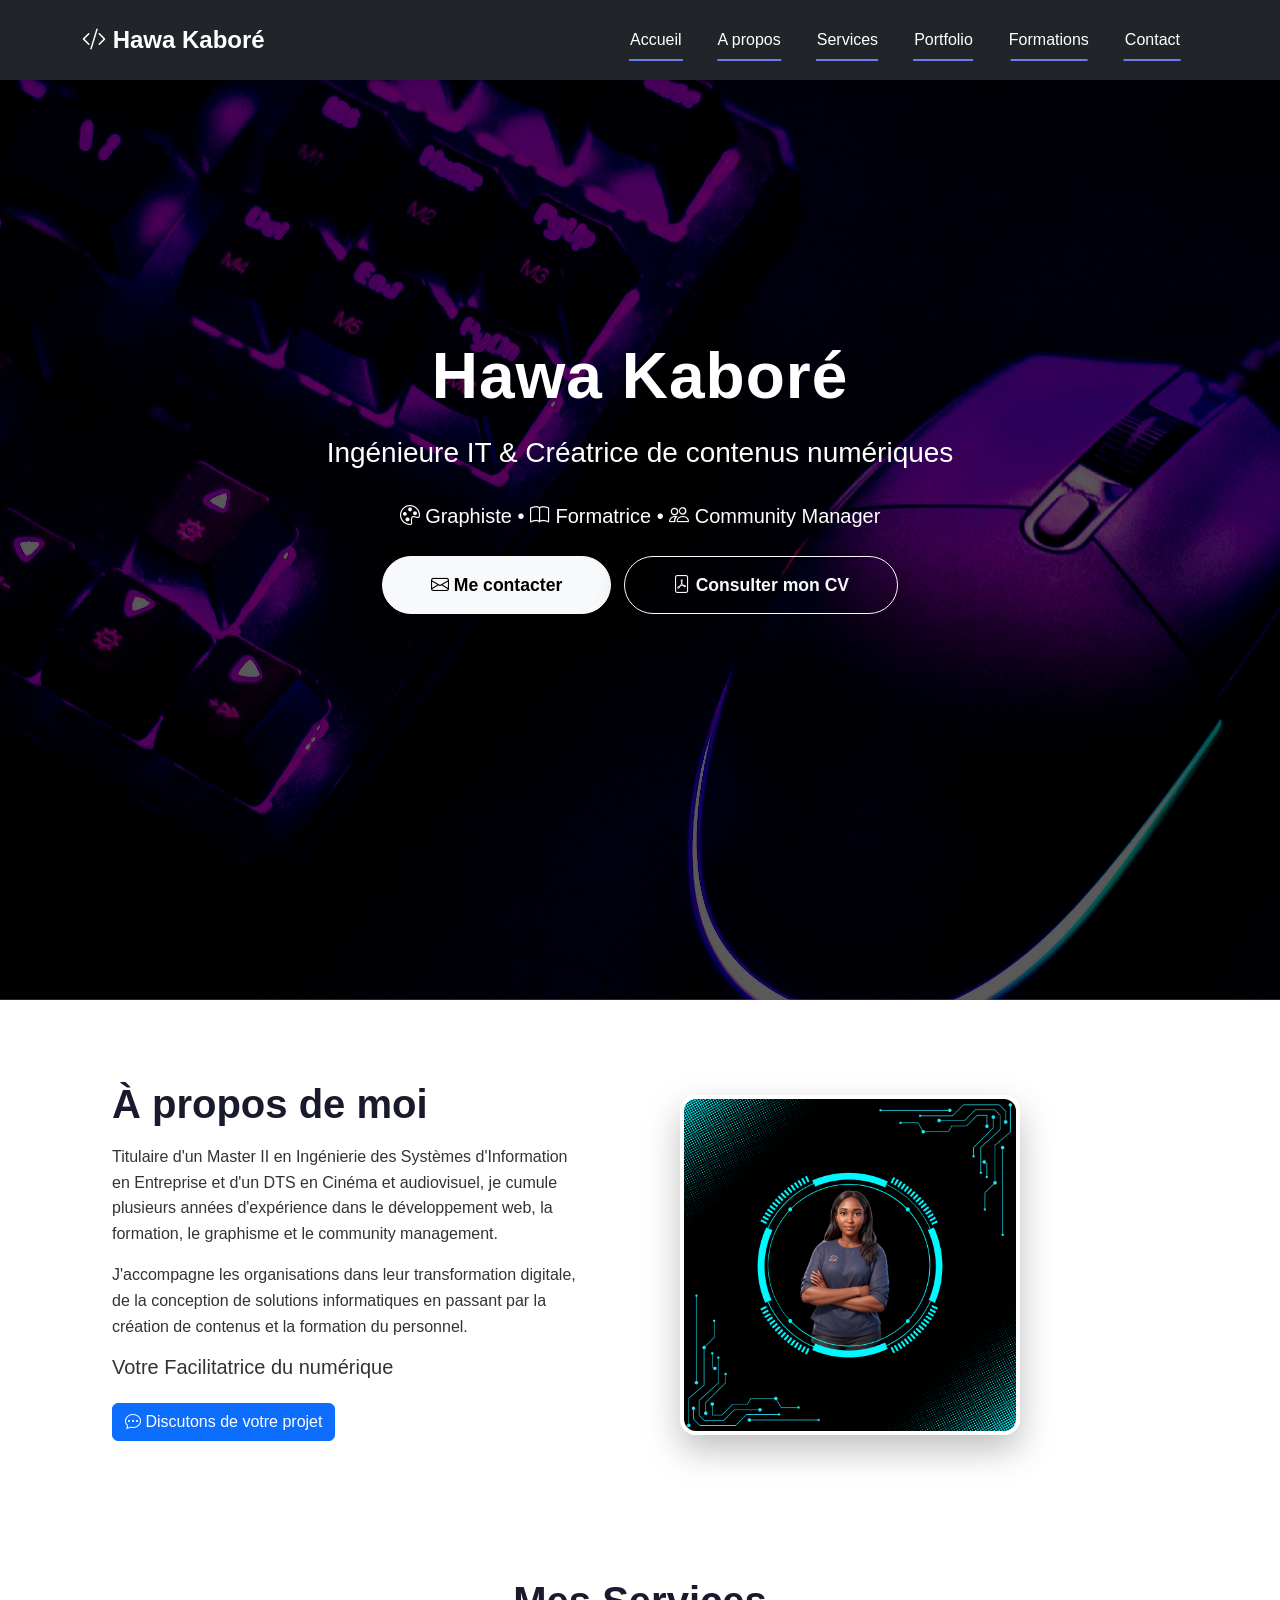
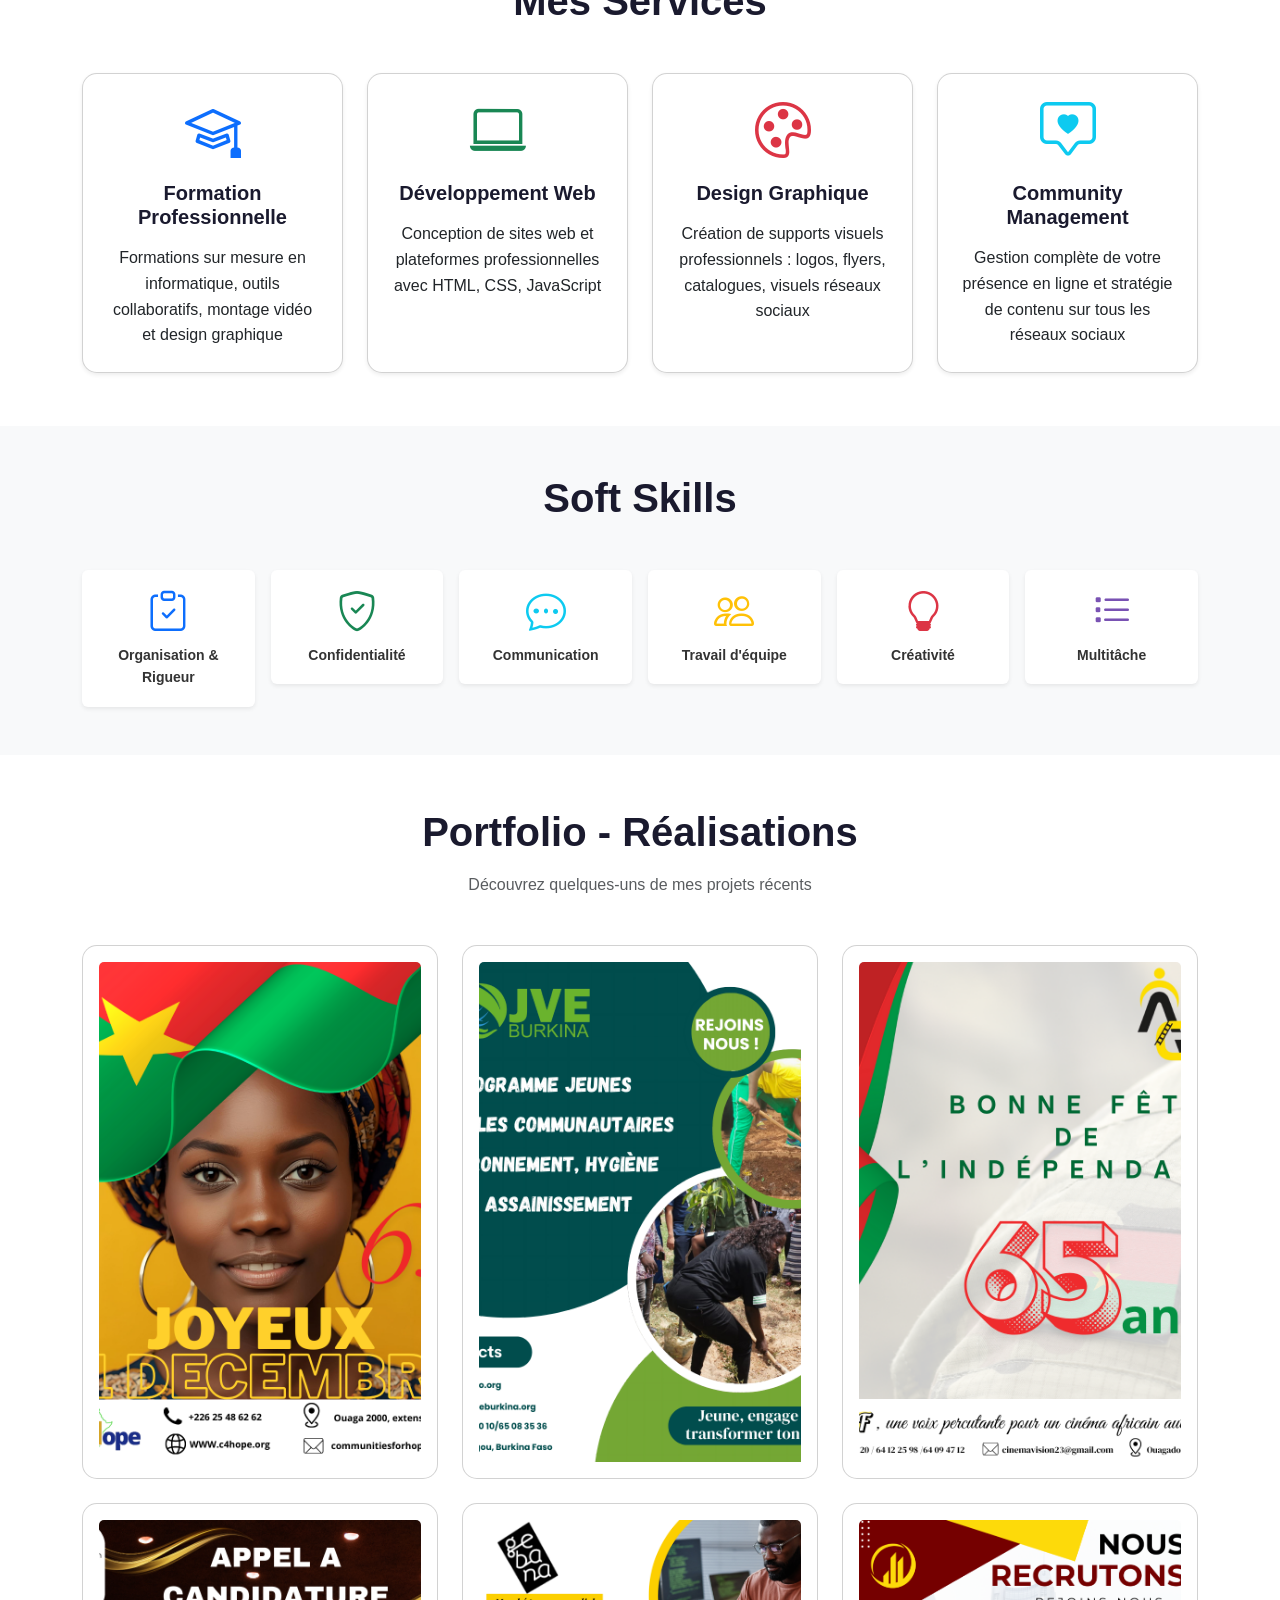
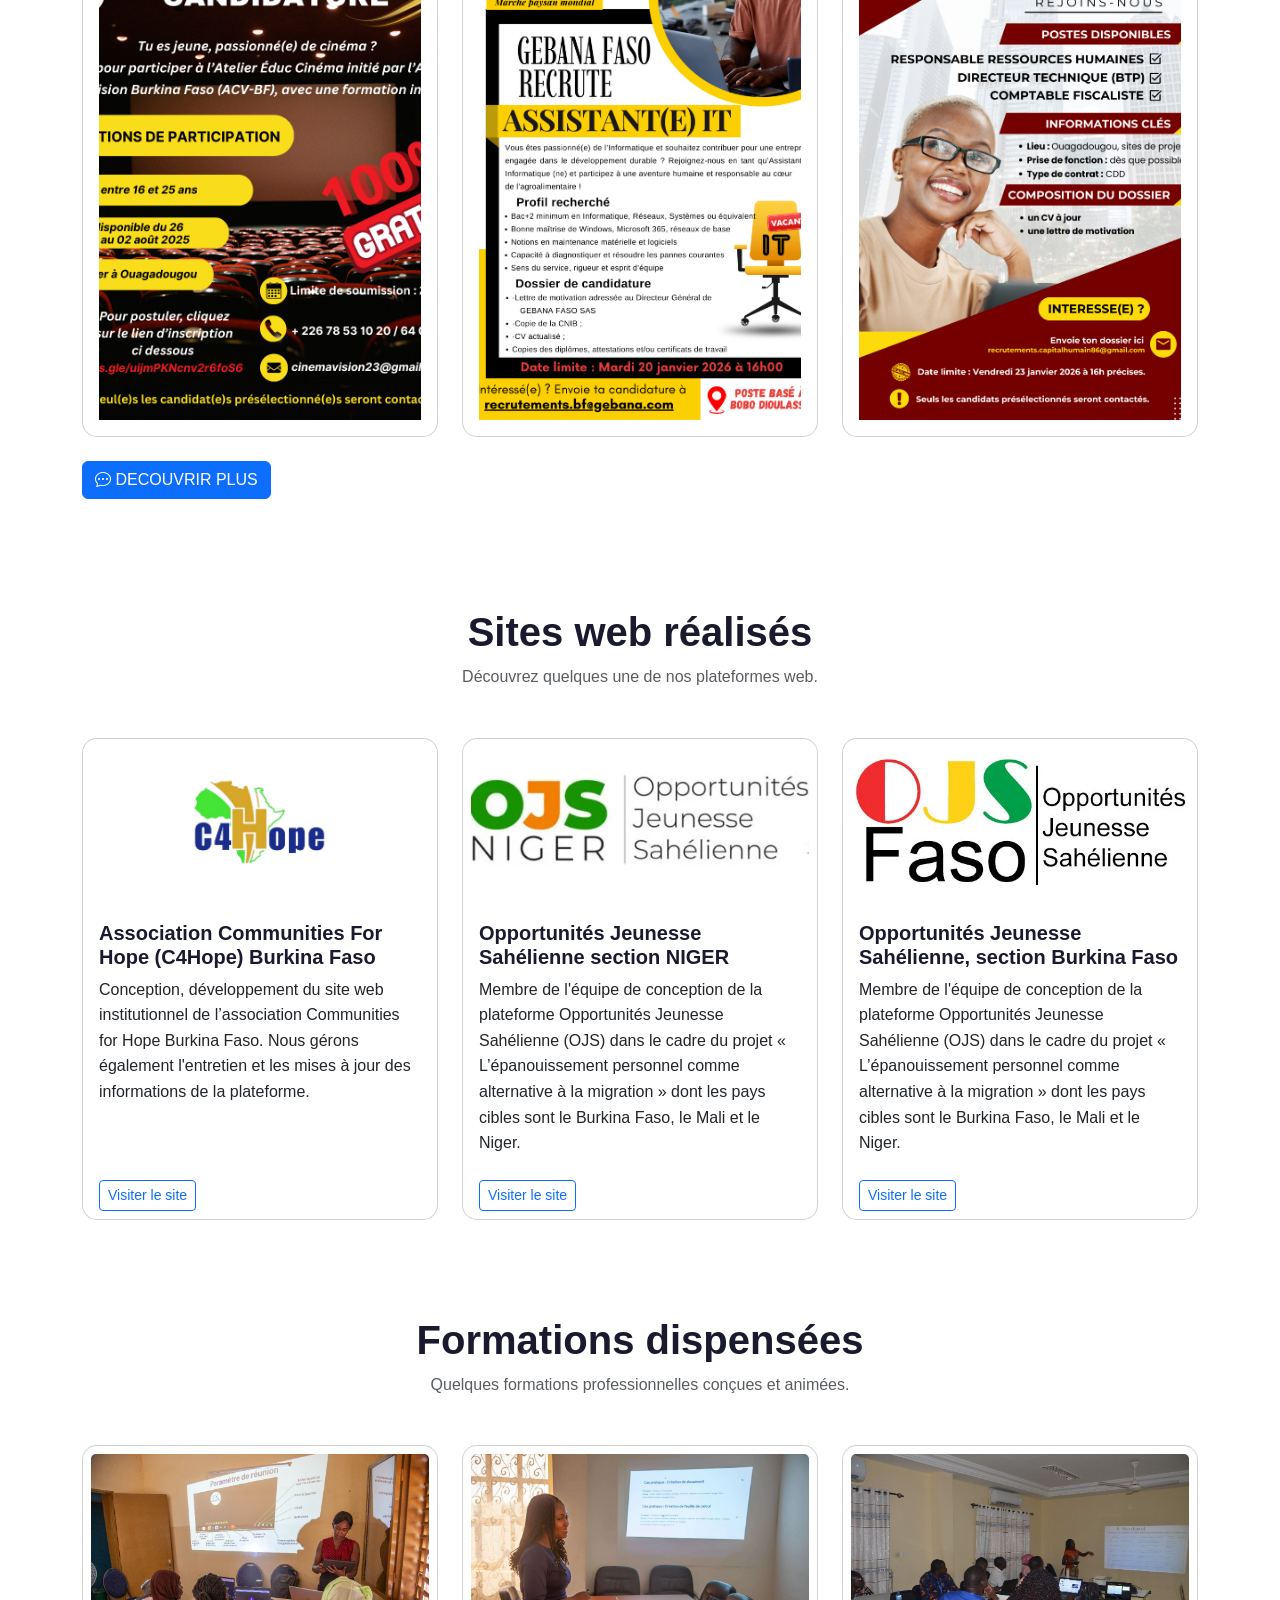
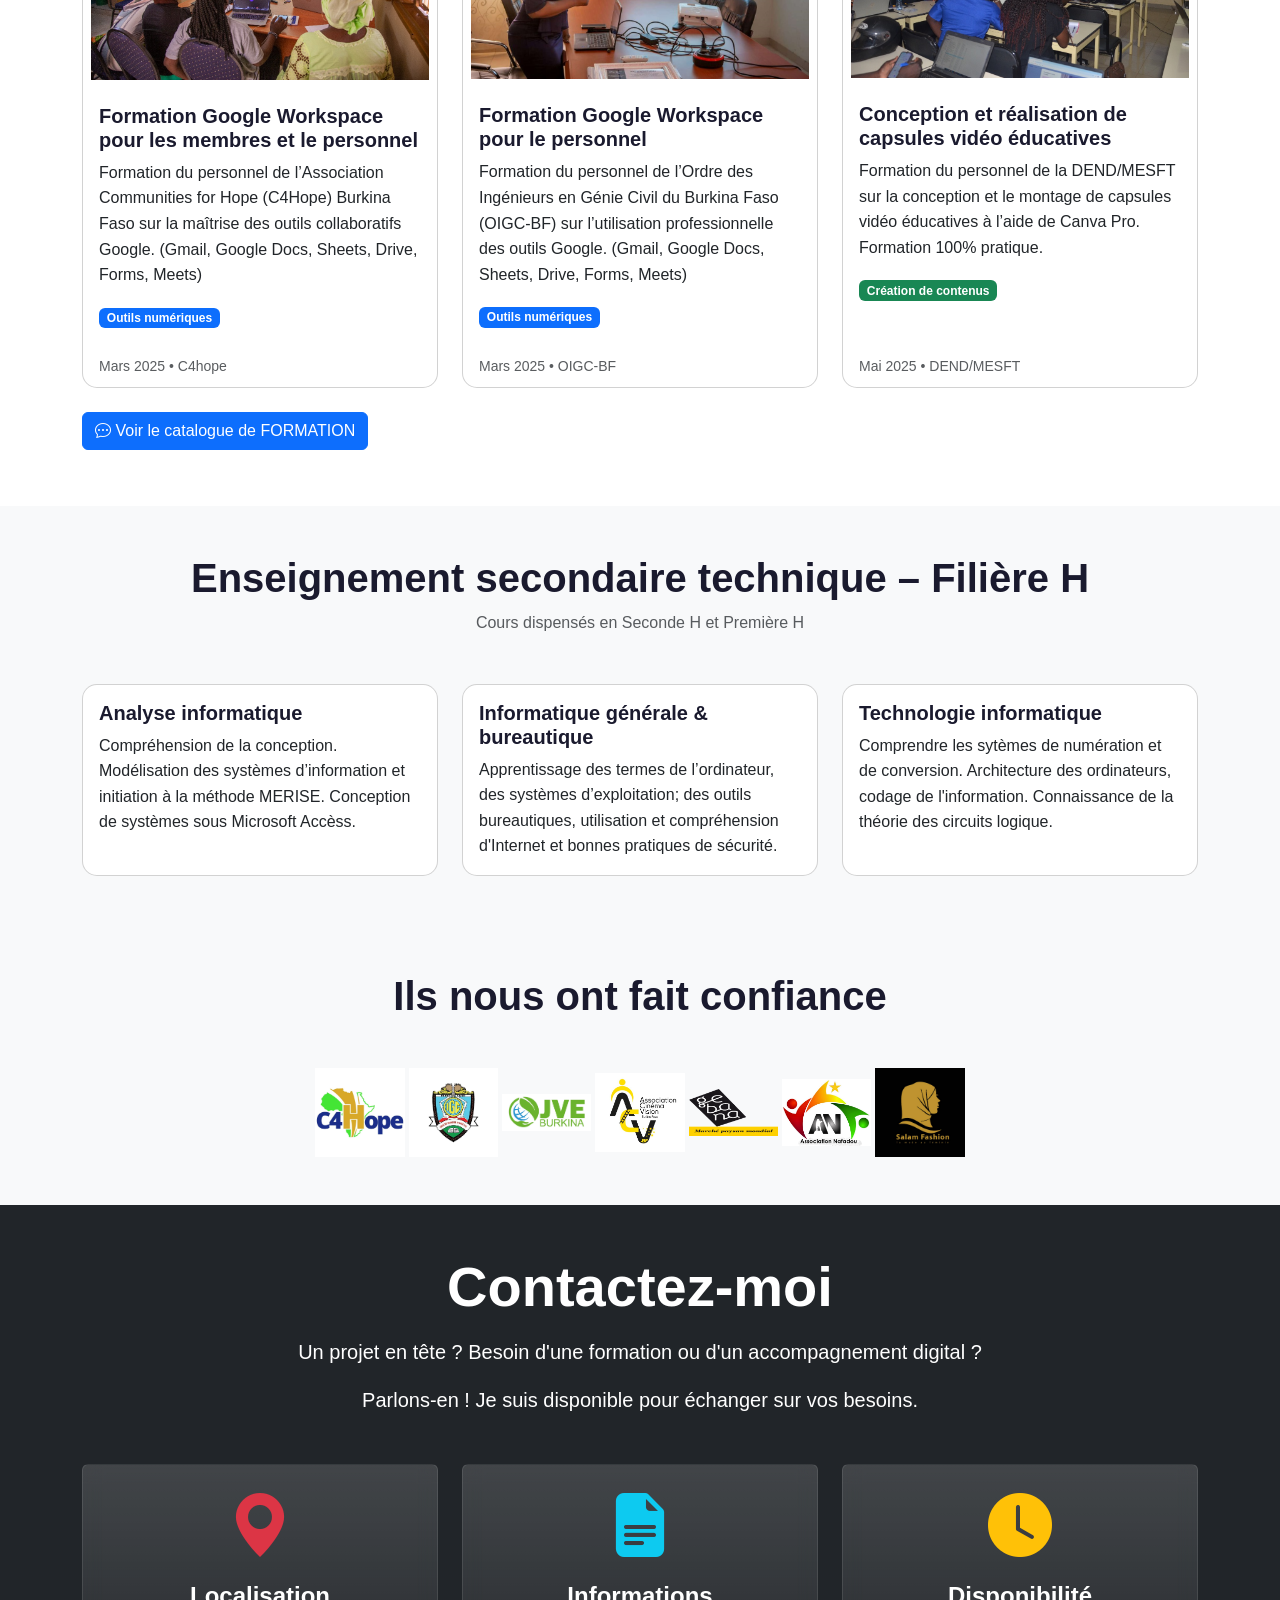
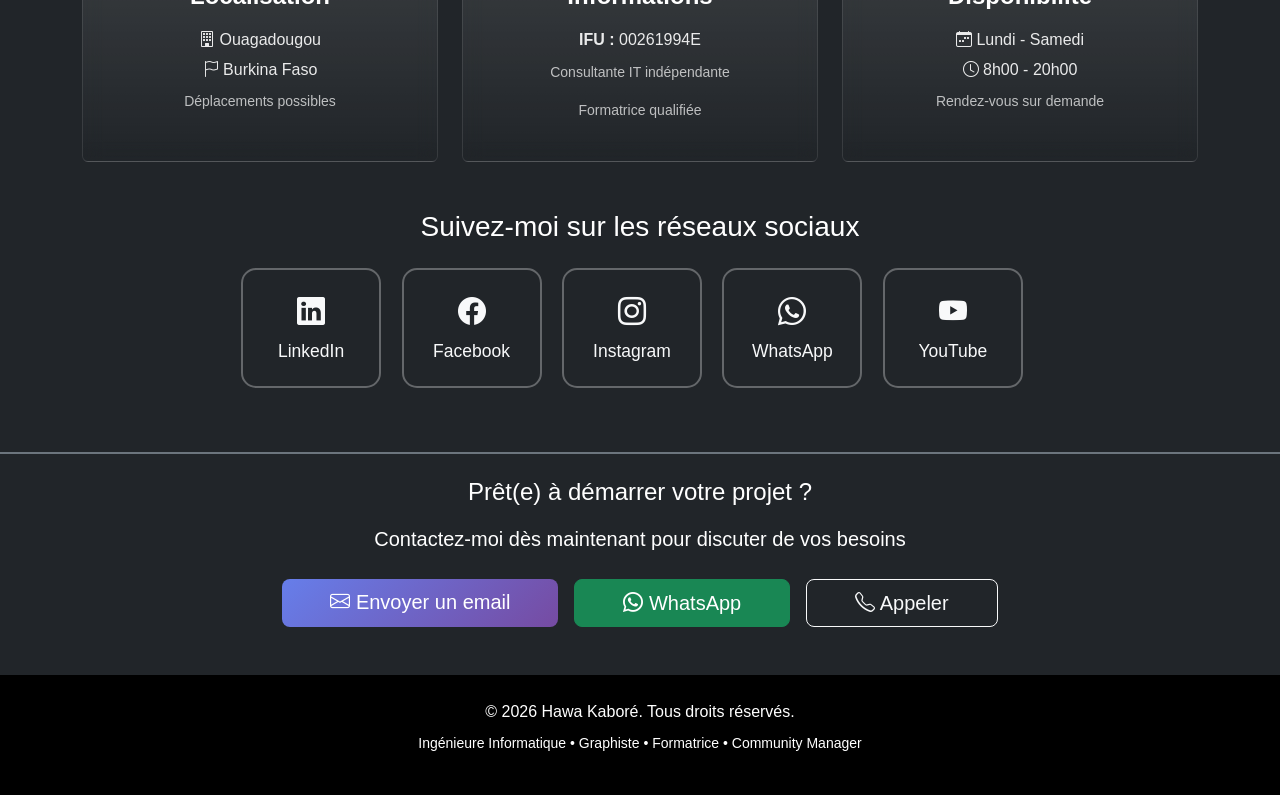
<file: index.html>
<!DOCTYPE html>
<html lang="fr"> 
<head>
    <meta charset="UTF-8">
    <meta name="viewport" content="width=device-width, initial-scale=1">
    <meta name="description" content="Hawa Traoré / Kaboré - Ingénieure de Conception Informatique, Graphiste et Formatrice spécialisée en design, formation professionnelle et community management">
    <meta name="keywords" content="ingénieur informatique, graphiste, formatrice, community management, design, Burkina Faso">
    <meta name="author" content="Hawa Kaboré">
    
    <title>Hawa Kaboré | Ingénieure Informatique & Formatrice</title>
    
    <!-- Bootstrap CSS -->
    <link href="https://cdn.jsdelivr.net/npm/bootstrap@5.3.2/dist/css/bootstrap.min.css" rel="stylesheet">
    <!-- Bootstrap Icons -->
    <link rel="stylesheet" href="https://cdn.jsdelivr.net/npm/bootstrap-icons@1.11.1/font/bootstrap-icons.css">
    <!-- CSS personnalisé -->
    <link rel="stylesheet" href="css/style.css">
    <!-- favicon -->
    <link rel="icon" type="image/png" sizes="32x32" href="favicon.png">
    <link rel="icon" type="image/png" sizes="16x16" href="favicon.png">


</head>
<body>

    <!-- NAVABAR SECTION -->
    <nav class="navbar navbar-expand-lg navbar-dark bg-dark fixed-top">
    <div class="container">
        <a class="navbar-brand fw-bold" href="#">
            <i class="bi bi-code-slash"></i> Hawa Kaboré
        </a>
        <button class="navbar-toggler" type="button" data-bs-toggle="collapse" data-bs-target="#menu" aria-controls="menu" aria-expanded="false" aria-label="Toggle navigation">
            <span class="navbar-toggler-icon"></span>
        </button>
        <div class="collapse navbar-collapse" id="menu">
            <ul class="navbar-nav ms-auto align-items-center"> <li class="nav-item"><a class="nav-link" href="index.html">Accueil</a></li>
                <li class="nav-item"><a class="nav-link" href="index.html#about">A propos</a></li>
                <li class="nav-item"><a class="nav-link" href="#services">Services</a></li>
                <li class="nav-item"><a class="nav-link" href="portfolio.html">Portfolio</a></li>
                <li class="nav-item"><a class="nav-link" href="formations.html">Formations</a></li>
                <li class="nav-item"><a class="nav-link" href="#contact">Contact</a></li>
                <!-- <li class="nav-item"><a class="nav-link" href="partenariat.html">Partenariat</a></li> -->
                <!-- <li class="nav-item ms-lg-3">
                    <a class="btn btn-outline-warning btn-sm" href="https://bcmkjgtq.mychariow.shop" target="_blank">
                        <i class="bi bi-cart3 me-1"></i> Boutique
                    </a>
                </li> -->
            </ul>
        </div>
    </div>
    </nav>

    <!-- HERO SECTION -->
    <header class="hero text-white text-center d-flex align-items-center">
        <div class="container">
            <div class="hero-content">
                <h1 class="display-3 fw-bold mb-3 animate-fade-in">Hawa Kaboré</h1>
                <p class="lead fs-3 mb-4 animate-fade-in-delay">Ingénieure IT & Créatrice de contenus numériques </p>
                <p class="fs-5 mb-4 animate-fade-in-delay-2">
                    <i class="bi bi-palette"></i> Graphiste • 
                    <i class="bi bi-book"></i> Formatrice • 
                    <i class="bi bi-people"></i> Community Manager
                </p>
                <div class="animate-fade-in-delay-3">
                    <a href="#contact" class="btn btn-light btn-lg px-5 me-2 mb-2">
                        <i class="bi bi-envelope"></i> Me contacter
                    </a>
                    <a href="https://drive.google.com/file/d/1104AQkOJxVTgagvQtxnbUXI9YDvGaYpn/view?usp=sharing" class="btn btn-outline-light btn-lg px-5 mb-2" target="_blank" >
                        <i class="bi bi-file-pdf"></i> Consulter mon CV
                    </a>
                </div>
            </div>
        </div>
    </header>


    <!-- À PROPOS -->
    
    <section id="about" class="container py-5">
    <div class="row align-items-center gy-4">
        
        <div class="col-lg-6">
            <h2 class="mb-3">À propos de moi</h2>
            
            <p class="about-text">
                Titulaire d'un Master II en Ingénierie des Systèmes d'Information en Entreprise et d'un DTS en Cinéma et audiovisuel, 
                je cumule plusieurs années d'expérience dans le développement web, 
                la formation, le graphisme et le community management.
            </p>
            
            <p class="about-text">
                J'accompagne les organisations dans leur transformation digitale, 
                de la conception de solutions informatiques en passant par la création de contenus 
                et la formation du personnel.
            </p>
            
            <h5 class="about-role">Votre Facilitatrice du numérique</h5>
            
            <div class="mt-4">
                <a href="#contact" class="btn btn-primary me-2 mb-2">
                    <i class="bi bi-chat-dots"></i> Discutons de votre projet
                </a>
            </div>
        </div>
        
        <div class="col-lg-6 text-center">
            <img 
                src="assets/img/profil.png"
                alt="Photo de profil – Hawa Kaboré"
                class="profile-photo"
            >
        </div>
        
    </div>
    </section>

    <!-- SERVICES -->
    <section id="services" class="py-5">
        <div class="container">
            <h2 class="text-center mb-5">Mes Services</h2>
            <div class="row g-4">
                <div class="col-md-6 col-lg-3">
                    <div class="service-card card h-100 text-center p-4 border-1 shadow-sm">
                        <div class="card-icon mb-3">
                            <i class="bi bi-mortarboard display-4 text-primary"></i>
                        </div>
                        <h5 class="card-title mb-3">Formation Professionnelle</h5>
                        <p class="card-text">
                            Formations sur mesure en informatique, outils collaboratifs, montage vidéo et design graphique
                        </p>
                    </div>
                </div>
                <div class="col-md-6 col-lg-3">
                    <div class="service-card card h-100 text-center p-4 border-1 shadow-sm">
                        <div class="card-icon mb-3">
                            <i class="bi bi-laptop display-4 text-success"></i>
                        </div>
                        <h5 class="card-title mb-3">Développement Web</h5>
                        <p class="card-text">
                            Conception de sites web et plateformes professionnelles avec HTML, CSS, JavaScript
                        </p>
                    </div>
                </div>
                <div class="col-md-6 col-lg-3">
                    <div class="service-card card h-100 text-center p-4 border-1 shadow-sm">
                        <div class="card-icon mb-3">
                            <i class="bi bi-palette display-4 text-danger"></i>
                        </div>
                        <h5 class="card-title mb-3">Design Graphique</h5>
                        <p class="card-text">
                            Création de supports visuels professionnels : logos, flyers, catalogues, visuels réseaux sociaux
                        </p>
                    </div>
                </div>
                <div class="col-md-6 col-lg-3">
                    <div class="service-card card h-100 text-center p-4 border-1 shadow-sm">
                        <div class="card-icon mb-3">
                            <i class="bi bi-chat-square-heart display-4 text-info"></i>
                        </div>
                        <h5 class="card-title mb-3">Community Management</h5>
                        <p class="card-text">
                            Gestion complète de votre présence en ligne et stratégie de contenu sur tous les réseaux sociaux
                        </p>
                    </div>
                </div>
            </div>
        </div>
    </section>

    <!-- SKILLS -->
    <section id="skills" class="bg-light py-5">
        <div class="container">
            <h2 class="text-center mb-5">Soft Skills</h2>
            <div class="row g-3">
                <div class="col-6 col-md-4 col-lg-2">
                    <div class="soft-skill-badge text-center p-3 bg-white rounded shadow-sm">
                        <i class="bi bi-clipboard-check display-6 text-primary"></i>
                        <p class="mt-2 mb-0 small fw-semibold">Organisation & Rigueur</p>
                    </div>
                </div>
                <div class="col-6 col-md-4 col-lg-2">
                    <div class="soft-skill-badge text-center p-3 bg-white rounded shadow-sm">
                        <i class="bi bi-shield-check display-6 text-success"></i>
                        <p class="mt-2 mb-0 small fw-semibold">Confidentialité</p>
                    </div>
                </div>
                <div class="col-6 col-md-4 col-lg-2">
                    <div class="soft-skill-badge text-center p-3 bg-white rounded shadow-sm">
                        <i class="bi bi-chat-dots display-6 text-info"></i>
                        <p class="mt-2 mb-0 small fw-semibold">Communication</p>
                    </div>
                </div>
                <div class="col-6 col-md-4 col-lg-2">
                    <div class="soft-skill-badge text-center p-3 bg-white rounded shadow-sm">
                        <i class="bi bi-people display-6 text-warning"></i>
                        <p class="mt-2 mb-0 small fw-semibold">Travail d'équipe</p>
                    </div>
                </div>
                <div class="col-6 col-md-4 col-lg-2">
                    <div class="soft-skill-badge text-center p-3 bg-white rounded shadow-sm">
                        <i class="bi bi-lightbulb display-6 text-danger"></i>
                        <p class="mt-2 mb-0 small fw-semibold">Créativité</p>
                    </div>
                </div>
                <div class="col-6 col-md-4 col-lg-2">
                    <div class="soft-skill-badge text-center p-3 bg-white rounded shadow-sm">
                        <i class="bi bi-list-task display-6" style="color: #7952b3;"></i>
                        <p class="mt-2 mb-0 small fw-semibold">Multitâche</p>
                    </div>
                </div>
            </div>
        </div>
    </section>
    

    <!-- PORTFOLIO -->
    <section id="portfolio" class="py-5">
        <div class="container">
            <h2 class="text-center mb-3">Portfolio - Réalisations</h2>
            <p class="text-center text-muted mb-5">Découvrez quelques-uns de mes projets récents</p>
            <div class="row g-4">
                
                <!-- Projet 1 -->
                <div class="col-md-6 col-lg-4">
                    <div class="card portfolio-card h-100 ">
                        <div class="card-body p-3">
                            <img src="assets/img/11decembre2025.png" class="card-img-top"  img-fluid alt="">
                        </div>
                    </div>
                </div>
    
                <!-- Projet 2 -->
                <div class="col-md-6 col-lg-4">
                    <div class="card portfolio-card h-100">
                        <div class="card-body p-3">
                            <img src="assets/img/programmejve .png" class="card-img-top"  img-fluid alt="">
                        </div>
                    </div>
                </div>
    
                <!-- Projet 3 -->
                <div class="col-md-6 col-lg-4">
                    <div class="card portfolio-card h-100">
                        <div class="card-body p-3">
                            <img src="assets/img/Indépéndance.png" class="card-img-top" alt="">
                        </div>
                    </div>
                </div>
                <!-- Projet 4 -->
                <div class="col-md-6 col-lg-4">
                    <div class="card portfolio-card h-100 ">
                        <div class="card-body p-3">
                            <img src="assets/img/educcinema.png" class="card-img-top" alt="">
                        </div>
                    </div>
                </div>
    
                <!-- Projet 5 -->
                <div class="col-md-6 col-lg-4">
                    <div class="card portfolio-card h-100">
                        <div class="card-body p-3">
                            <img src="assets/img/gebana_offre_emploi.png" class="card-img-top" alt="">
                        </div>
                    </div>
                </div>
                
                <!-- Projet 6 -->
                <div class="col-md-6 col-lg-4">
                    <div class="card portfolio-card h-100">
                        <div class="card-body p-3">
                            <img src="assets/img/kadi_offre_emploi.png" class="card-img-top" alt="">
                        </div>
                    </div>
                </div>
         
            </div>
            
                <div class="mt-4">
                    <a href="portfolio.html" class="btn btn-primary me-2 mb-2"target="_blank" >
                        <i class="bi bi-chat-dots"></i> DECOUVRIR PLUS 
                    </a>
                </div>
            </div>
        </div>
        
    </section>
    
    <!-- SITES WEB -->
    <section id="websites" class="py-5">
        <div class="container">
    
            <div class="text-center mb-5">
                <h2 class="fw-bold">Sites web réalisés</h2>
                <p class="text-muted">
                    Découvrez quelques une de nos plateformes web.
                </p>
            </div>
    
            <div class="row g-4">
    
                <!-- Site 1 -->
                <div class="col-md-6 col-lg-4">
                    <div class="card website-card h-100">
                        <div class="p-2"> 
                            <img src="assets/img/c4hope.jpg" class="card-img-top" alt="Site web OJS-NIGER">
                        </div>
                        <div class="card-body">
                            <h5 class="card-title">Association Communities For Hope (C4Hope) Burkina Faso</h5>
                            <p class="card-text">
                                Conception, développement du site web institutionnel de l’association Communities for Hope Burkina Faso. 
                                Nous gérons également l'entretien et les mises à jour des informations de la plateforme.
                            </p>
                        </div>
                        <div class="card-footer bg-transparent border-0">
                            <a href="https://c4hope.org/" target="_blank"
                               class="btn btn-outline-primary btn-sm">
                                Visiter le site
                            </a>
                        </div>
                    </div>
                </div>
    
                <!-- Site 2 -->
                <div class="col-md-6 col-lg-4">
                    <div class="card website-card h-70">
                        <div class="p-2"> 
                            <img src="assets/img/cropped-site-ojsniger.png" class="card-img-top" alt="Site web OJS-NIGER">
                        </div>
                        <div class="card-body">
                            <h5 class="card-title">Opportunités Jeunesse Sahélienne section NIGER</h5>
                            <p class="card-text">
                                Membre de l'équipe de conception de la plateforme Opportunités Jeunesse Sahélienne (OJS) dans le cadre du projet « L’épanouissement personnel comme alternative à la migration » dont les pays cibles sont le Burkina Faso, le Mali et le Niger.
                            </p>
                        </div>
                        <div class="card-footer bg-transparent border-0">
                            <a href="https://ojsniger.org/" class="btn btn-outline-primary btn-sm" target="_blank" >
                                Visiter le site
                            </a>
                        </div>
                    </div>
                </div>
    
                <!-- Site 3 -->
                <div class="col-md-6 col-lg-4">
                    <div class="card website-card h-70">
                        <div class="p-2">
                             <img src="assets/img/cropped-Logo-OJSfaso.webp" class="card-img-top" alt="Site web OJS-FASO">
                         </div>   
                        <div class="card-body">
                            <h5 class="card-title">Opportunités Jeunesse Sahélienne, section Burkina Faso</h5>
                            <p class="card-text">
                                Membre de l'équipe de conception de la plateforme Opportunités Jeunesse Sahélienne (OJS) dans le cadre du projet « L’épanouissement personnel comme alternative à la migration » dont les pays cibles sont le Burkina Faso, le Mali et le Niger.
                            </p>
                        </div>
                        <div class="card-footer bg-transparent border-0">
                            <a href="https://ojsfaso.org/" class="btn btn-outline-primary btn-sm"  target="_blank" >
                                Visiter le site
                            </a>
                        </div>
                    </div>
                </div>
    
            </div>
        </div>
    </section>

    <!-- FORMATIONS REALISEES -->
    <section id="formations" class="py-5">
        <div class="container">
    
            <div class="text-center mb-5">
                <h2 class="fw-bold">Formations dispensées</h2>
                <p class="text-muted">
                    Quelques formations professionnelles conçues et animées.
                </p>
            </div>
   
            <div class="row g-4">
    
                <!-- Formation 1 -->
                <div class="col-md-6 col-lg-4">
                    <div class="card formation-card h-100">
                        <div class="p-2">
                            <img src="assets/img/formation_c4hope.jpeg"
                                 class="card-img-top"
                                 alt="Formation outils collaboratifs Google – C4Hope">
                        </div>
                        <div class="card-body">
                            <h5 class="card-title">
                                Formation Google Workspace pour les membres et le personnel
                            </h5>
                            <p class="card-text">
                                Formation du personnel de l’Association Communities 
                                for Hope (C4Hope) Burkina Faso sur la maîtrise des 
                                outils collaboratifs Google.
                                (Gmail, Google Docs, Sheets, Drive, Forms, Meets)
                            </p>
                            <span class="badge bg-primary">Outils numériques</span>
                        </div>
                        <div class="card-footer bg-transparent border-0">
                            <span class="text-muted small">
                                Mars 2025 • C4hope
                            </span>
                        </div>
                    </div>
                </div>
    
                <!-- Formation 2 -->
                <div class="col-md-6 col-lg-4">
                    <div class="card formation-card h-100">
                        <div class="p-2">
                            <img src="assets/img/formation_oigc.jpeg"
                                 class="card-img-top"
                                 alt="Formation Google Workspace – OIGC">
                        </div>
                        <div class="card-body">
                            <h5 class="card-title">
                                Formation Google Workspace pour le personnel
                            </h5>
                            <p class="card-text">
                                Formation du personnel de l’Ordre des Ingénieurs
                                en Génie Civil du Burkina Faso (OIGC-BF) sur
                                l’utilisation professionnelle des outils Google.
                                (Gmail, Google Docs, Sheets, Drive, Forms, Meets)
                            </p>
                            <span class="badge bg-primary">Outils numériques</span>
                        </div>
                        <div class="card-footer bg-transparent border-0">
                            <span class="text-muted small">
                                Mars 2025 • OIGC-BF
                            </span>
                        </div>
                    </div>
                </div>
    
                <!-- Formation 3 -->
                <div class="col-md-6 col-lg-4">
                    <div class="card formation-card h-100">
                        <div class="p-2">
                            <img src="assets/img/formation_dend.jpeg"
                                 class="card-img-top"
                                 alt="Formation création de capsules vidéo éducatives">
                        </div>
                        <div class="card-body">
                            <h5 class="card-title">
                                Conception et réalisation de capsules vidéo éducatives
                            </h5>
                            <p class="card-text">
                                Formation du personnel de la DEND/MESFT sur la conception
                                et le montage de capsules vidéo éducatives
                                à l’aide de Canva Pro.
                                Formation 100% pratique.
                            </p>
                            <span class="badge bg-success">Création de contenus</span>
                        </div>
                        <div class="card-footer bg-transparent border-0">
                            <span class="text-muted small">
                                Mai 2025 • DEND/MESFT
                            </span>
                        </div>
                    </div>
                </div>
    
            </div>
            <div class="mt-4">
            <a href="formations.html" class="btn btn-primary me-2 mb-2"target="_blank" >
                <i class="bi bi-chat-dots"></i> Voir le catalogue de FORMATION
            </a>
        </div>
        </div>
        
    </section>


    <!-- ENSEIGNEMENT -->
    <section id="enseignement" class="py-5 bg-light">
        <div class="container">
    
            <div class="text-center mb-5">
                <h2 class="fw-bold">Enseignement secondaire technique – Filière H</h2>
                <p class="text-muted">
                    Cours dispensés en Seconde H et Première H
                </p>
            </div>
    
            <div class="row g-4">
    
                <div class="col-md-4">
                    <div class="card h-100">
                        <div class="card-body">
                            <h5 class="card-title">Analyse informatique</h5>
                            <p class="card-text">
                                Compréhension de la conception. Modélisation des systèmes
                                d’information et initiation à la méthode MERISE.
                                Conception de systèmes sous Microsoft Accèss.
                            </p>
                        </div>
                    </div>
                </div>
    
                <div class="col-md-4">
                    <div class="card h-100">
                        <div class="card-body">
                            <h5 class="card-title">Informatique générale & bureautique</h5>
                            <p class="card-text">
                                Apprentissage des termes de l’ordinateur,
                                des systèmes d’exploitation; des outils
                                bureautiques, utilisation et compréhension d'Internet 
                                et bonnes pratiques de sécurité.
                            </p>
                        </div>
                    </div>
                </div>
    
                <div class="col-md-4">
                    <div class="card h-100">
                        <div class="card-body">
                            <h5 class="card-title">Technologie informatique</h5>
                            <p class="card-text">
                                Comprendre les sytèmes de numération et de conversion. 
                                Architecture des ordinateurs, codage de l'information.
                                Connaissance de la théorie des circuits logique.
                            </p>
                        </div>
                    </div>
                </div>
    
            </div>
        </div>
    </section>

    <!-- PARTENAIRES -->
    <section id="partenaires" class="py-5 bg-light">
        <div class="container">
    
            <div class="text-center mb-5">
                <h2 class="fw-bold">Ils nous ont fait confiance</h2>
            </div>
    
            <div class="row align-items-center justify-content-center g-1">
    
                <!-- Partenaire 1 -->
                <div class="col-6 col-md-3 col-lg-1 text-center">
                    <img src="assets/partenaires/c4hope.jpg"
                         alt="Logo C4HOPE"
                         class="img-fluid partner-logo">
                </div>
    
                <!-- Partenaire 2 -->
                <div class="col-6 col-md-3 col-lg-1 text-center">
                    <img src="assets/partenaires/oigc.png"
                         alt="Logo OIGC-BF"
                         class="img-fluid partner-logo">
                </div>
    
                <!-- Partenaire 3 -->
                <div class="col-6 col-md-3 col-lg-1 text-center">
                    <img src="assets/partenaires/jve.jpg"
                         alt="Logo JVE-Burkina"
                         class="img-fluid partner-logo">
                </div>
    
                <!-- Partenaire 4 -->
                <div class="col-6 col-md-3 col-lg-1 text-center">
                    <img src="assets/partenaires/acv.jpg"
                         alt="Logo ACV-BF"
                         class="img-fluid partner-logo">
                </div>
    
                <!-- Partenaire 5 -->
                <div class="col-6 col-md-3 col-lg-1 text-center">
                    <img src="assets/partenaires/gebana.png"
                         alt="Logo GEBANA"
                         class="img-fluid partner-logo">
                </div>

                <!-- Partenaire 6 -->
                <div class="col-6 col-md-3 col-lg-1  text-center">
                    <img src="assets/partenaires/nafadou.png"
                         alt="Logo Nafadou"
                         class="img-fluid partner-logo">
                </div>
                <!-- Partenaire 7 -->
                <div class="col-6 col-md-3 col-lg-1 text-center">
                    <img src="assets/partenaires/logo salam_fashion.jpeg"
                         alt="Logo salam fashion"
                         class="img-fluid partner-logo">
                </div>
    
            </div>
        </div>
    </section>

    <!-- CONTACT -->
    <section id="contact" class="bg-dark text-white py-5">
          <div class="container">
            <div class="text-center mb-5">
              <h1 class="display-4 fw-bold mb-3">Contactez-moi</h1>
              <p class="lead">
                Un projet en tête ? Besoin d'une formation ou d'un accompagnement digital ?
              </p>
              <p class="fs-5">
                Parlons-en ! Je suis disponible pour échanger sur vos besoins.
              </p>
            </div>
        
            <!-- Grille des cartes -->
            <div class="row g-4">
              <!-- Localisation -->
              <div class="col-lg-4 col-md-6">
                <div class="contact-card h-100 p-4 rounded bg-gradient">
                  <div class="text-center mb-3">
                    <i class="bi bi-geo-alt-fill display-3 text-danger"></i>
                  </div>
                  <h4 class="text-center mb-3">Localisation</h4>
                  <div class="text-center">
                    <p class="mb-1"><i class="bi bi-building"></i> Ouagadougou</p>
                    <p class="mb-1"><i class="bi bi-flag"></i> Burkina Faso</p>
                    <p class="small mt-2">Déplacements possibles</p>
                  </div>
                </div>
              </div>
        
              <!-- Informations professionnelles -->
              <div class="col-lg-4 col-md-6">
                <div class="contact-card h-100 p-4 rounded bg-gradient">
                  <div class="text-center mb-3">
                    <i class="bi bi-file-earmark-text-fill display-3 text-info"></i>
                  </div>
                  <h4 class="text-center mb-3">Informations</h4>
                  <div class="text-center">
                    <p class="mb-2"><strong>IFU :</strong> 00261994E</p>
                    <p class="small">Consultante IT indépendante</p>
                    <p class="small">Formatrice qualifiée</p>
                  </div>
                </div>
              </div>
        
              <!-- Horaires -->
              <div class="col-lg-4 col-md-6">
                <div class="contact-card h-100 p-4 rounded bg-gradient">
                  <div class="text-center mb-3">
                    <i class="bi bi-clock-fill display-3 text-warning"></i>
                  </div>
                  <h4 class="text-center mb-3">Disponibilité</h4>
                  <div class="text-center">
                    <p class="mb-1"><i class="bi bi-calendar-week"></i> Lundi - Samedi</p>
                    <p class="mb-1"><i class="bi bi-clock"></i> 8h00 - 20h00</p>
                    <p class="small mt-2">Rendez-vous sur demande</p>
                  </div>
                </div>
              </div>
            </div>
          </div>
        <!-- Réseaux sociaux -->
            <div class="text-center mt-5">
                <h3 class="mb-4">Suivez-moi sur les réseaux sociaux</h3>
                <div class="social-links-large">
                    <a href="https://www.linkedin.com/in/hawa-traore-kabore-04767920a" 
                       class="btn btn-outline-light btn-lg me-3 mb-3" 
                       aria-label="LinkedIn" 
                       title="LinkedIn" 
                       target="_blank">
                        <i class="bi bi-linkedin fs-3"></i>
                        <span class="d-block small mt-1">LinkedIn</span>
                    </a>
                    
                    <a href="https://www.facebook.com/share/1AQefFVhwL/" 
                       class="btn btn-outline-light btn-lg me-3 mb-3" 
                       aria-label="Facebook" 
                       title="Facebook" 
                       target="_blank">
                        <i class="bi bi-facebook fs-3"></i>
                        <span class="d-block small mt-1">Facebook</span>
                    </a>
                    
                    <a href="https://www.instagram.com/hawamathe" 
                       class="btn btn-outline-light btn-lg me-3 mb-3" 
                       aria-label="Instagram" 
                       title="Instagram" 
                       target="_blank">
                        <i class="bi bi-instagram fs-3"></i>
                        <span class="d-block small mt-1">Instagram</span>
                    </a>
                    
                    <a href="https://wa.me/message/KJQ5SPBR23FWE1" 
                       class="btn btn-outline-light btn-lg me-3 mb-3" 
                       aria-label="WhatsApp" 
                       title="WhatsApp" 
                       target="_blank">
                        <i class="bi bi-whatsapp fs-3"></i>
                        <span class="d-block small mt-1">WhatsApp</span>
                    </a>
                    
                    <a href="https://www.youtube.com/@kaborehawa-r6e" 
                       class="btn btn-outline-light btn-lg me-3 mb-3" 
                       aria-label="YouTube" 
                       title="YouTube" 
                       target="_blank">
                        <i class="bi bi-youtube fs-3"></i>
                        <span class="d-block small mt-1">YouTube</span>
                    </a>
                </div>
            </div>
    
            <!-- CTA finale -->
            <div class="text-center mt-5 pt-4 border-top border-secondary">
                <h4 class="mb-3">Prêt(e) à démarrer votre projet ?</h4>
                <p class="lead mb-4">Contactez-moi dès maintenant pour discuter de vos besoins</p>
                <div class="d-flex flex-wrap justify-content-center gap-3">
                    <a href="mailto:hkabconsult@outlook.com" class="btn btn-primary btn-lg px-5">
                        <i class="bi bi-envelope"></i> Envoyer un email
                    </a>
                    <a href="https://wa.me/message/KJQ5SPBR23FWE1" class="btn btn-success btn-lg px-5" target="_blank">
                        <i class="bi bi-whatsapp"></i> WhatsApp
                    </a>
                    <a href="tel:+22660023637" class="btn btn-outline-light btn-lg px-5">
                        <i class="bi bi-telephone"></i> Appeler
                    </a>
                </div>
            </div>
        </div>
    </section>

   
    <!-- FOOTER -->
    <footer class="bg-black text-white text-center py-4">
        <div class="container">
            <p class="mb-2">&copy; 2026 Hawa Kaboré. Tous droits réservés.</p>
            <p class="small">Ingénieure Informatique • Graphiste • Formatrice • Community Manager</p>
        </div>
    </footer>

    <button id="backToTop" class="btn btn-primary btn-lg" title="Retour en haut">
    <i class="bi bi-arrow-up" aria-hidden="true"></i>
    <span class="visually-hidden"></span>
</button>    

    <!-- Bootstrap JS -->
    <script src="https://cdn.jsdelivr.net/npm/bootstrap@5.3.2/dist/js/bootstrap.bundle.min.js"></script>
    <!-- JS personnalisé -->
    <script src="js/script.js"></script>
</body>
</html>
</file>
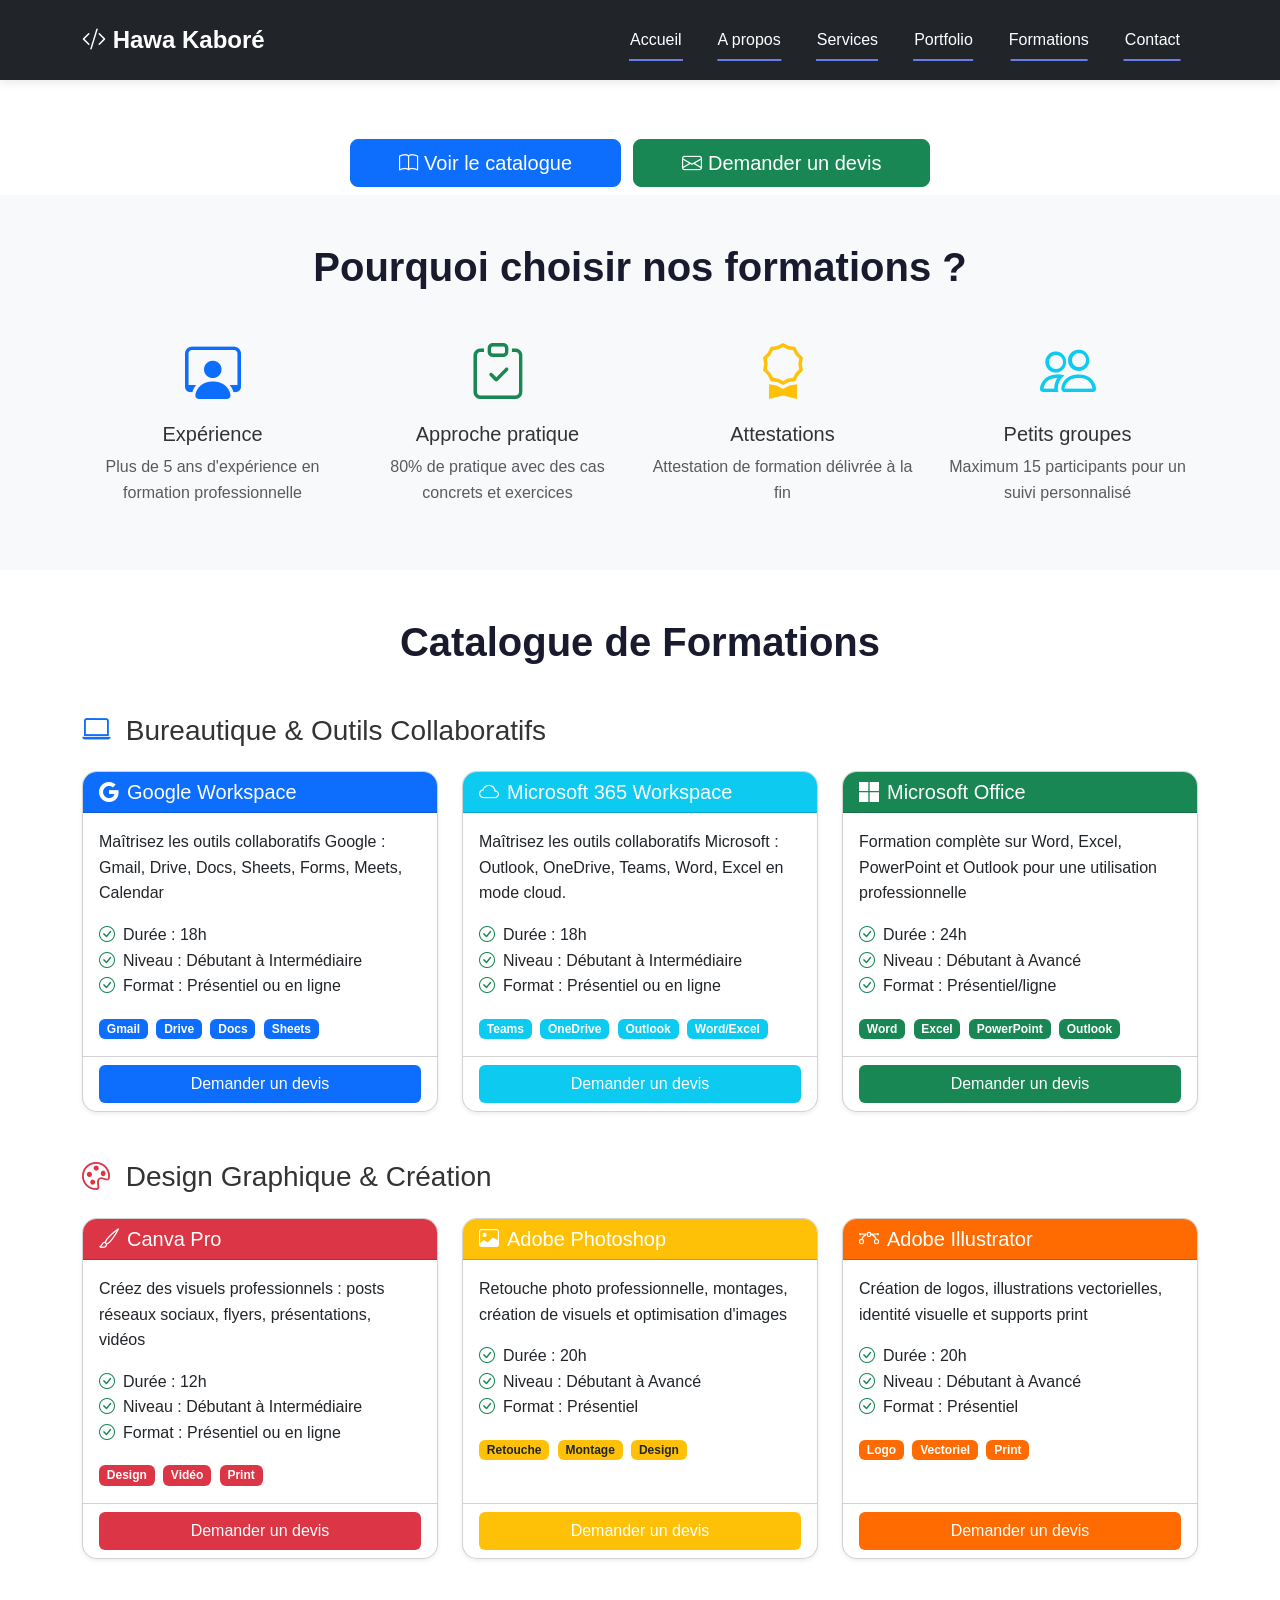
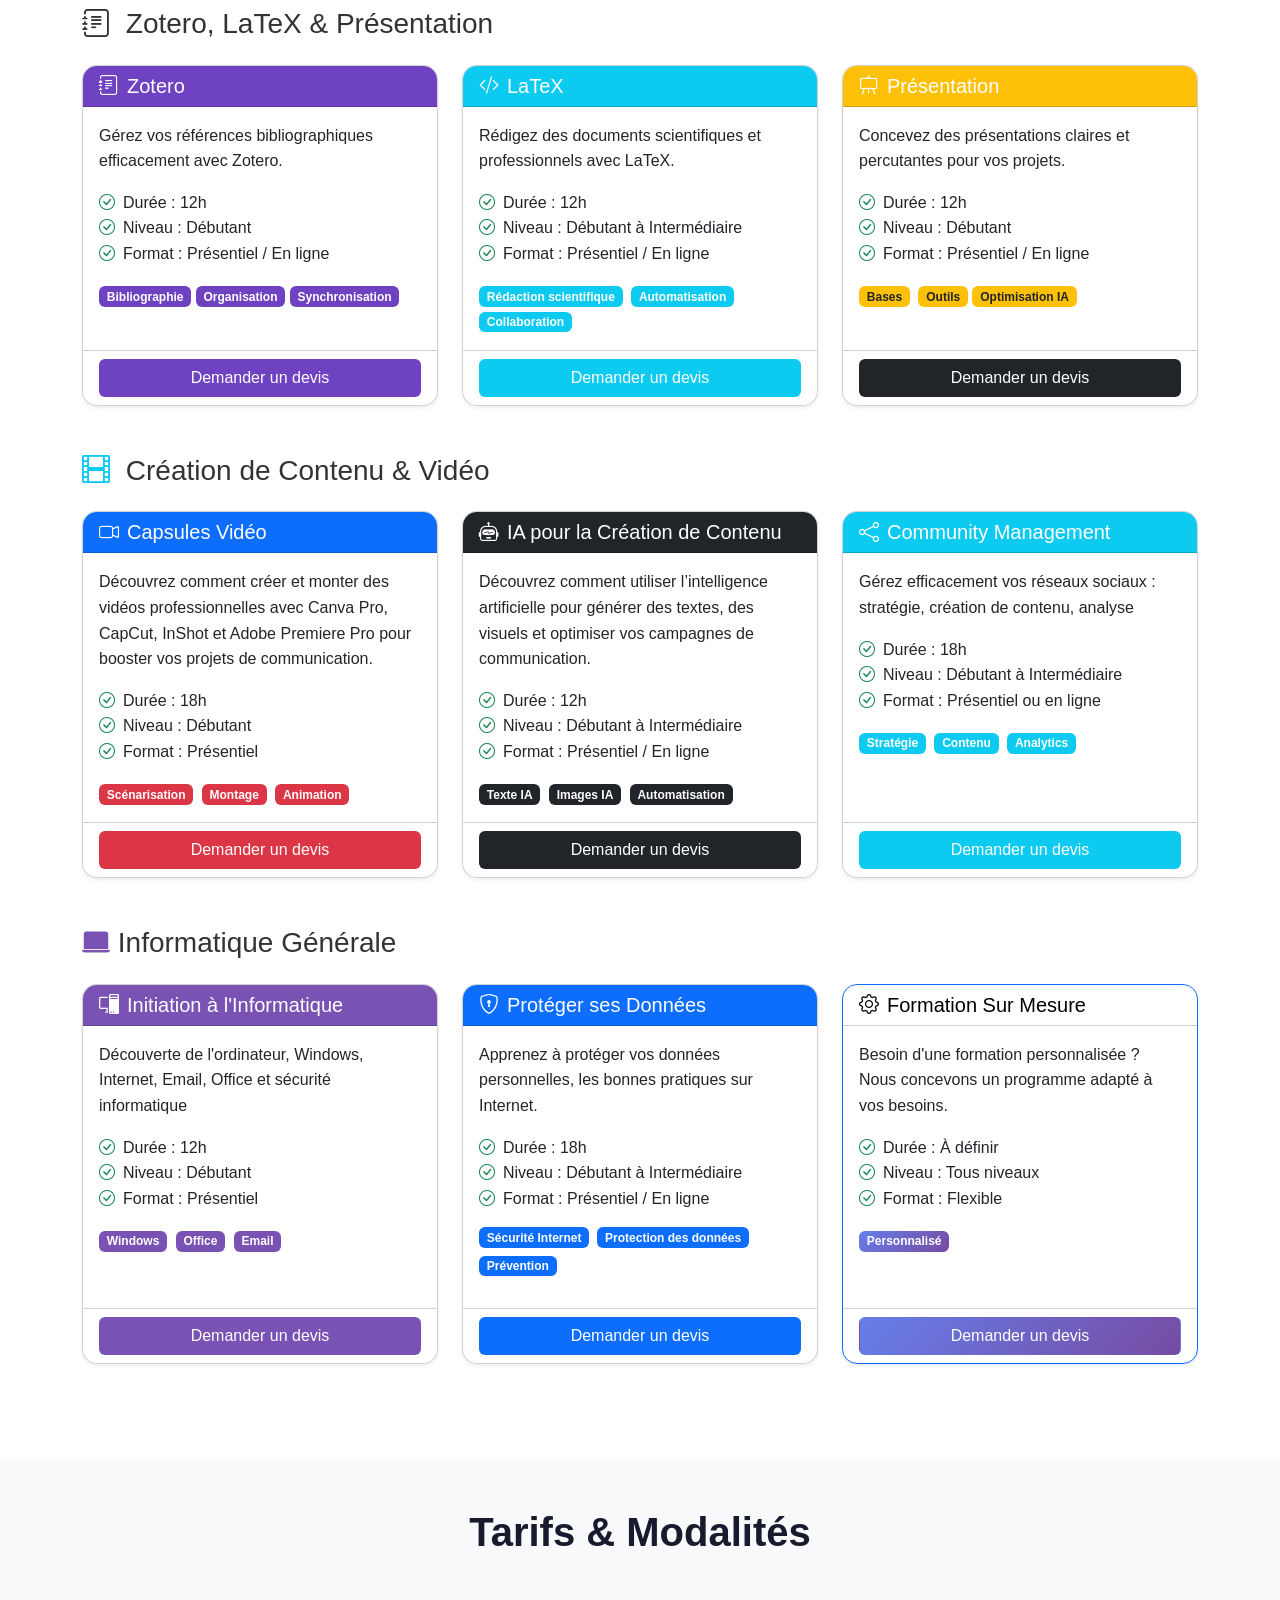
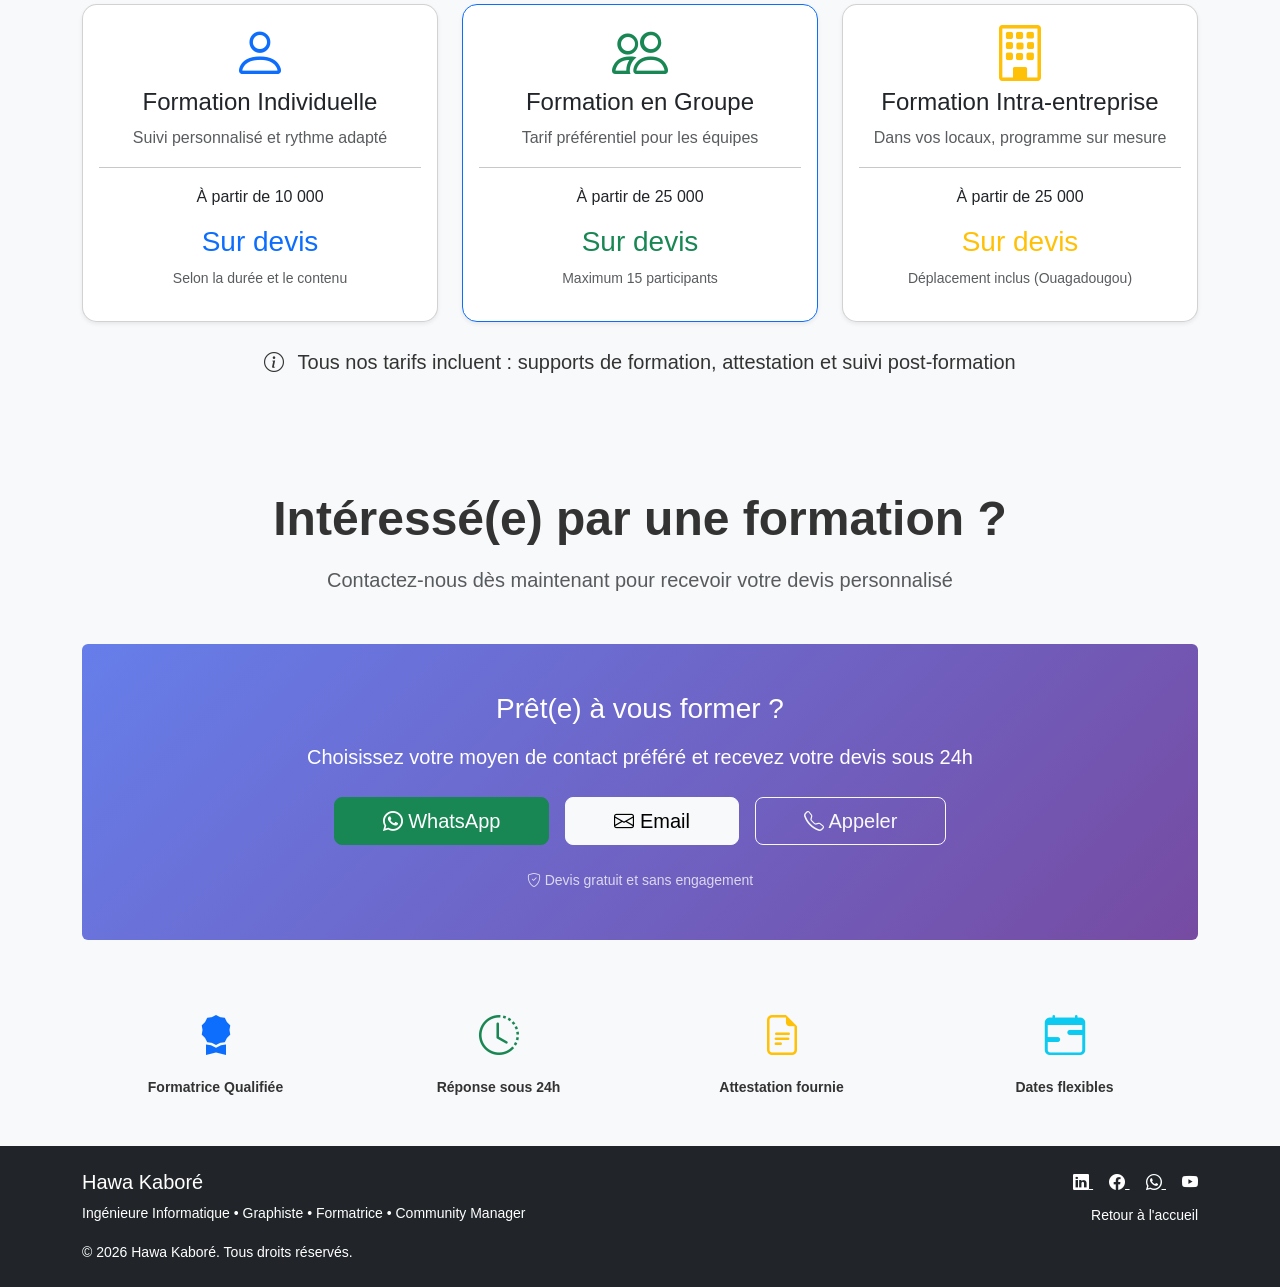
<file: formations.html>
<!DOCTYPE html>
<html lang="fr">
<head>
    <meta charset="UTF-8">
    <meta name="viewport" content="width=device-width, initial-scale=1">
    <meta name="description" content="Formations professionnelles en informatique, bureautique, design graphique et outils numériques par Hawa Kaboré - Formatrice certifiée">
    <meta name="keywords" content="formation informatique, formation bureautique, formation Google Workspace, formation Canva, formation design graphique, Burkina Faso, Ouagadougou">
    <meta name="author" content="Hawa Kaboré">
    
    <title>Formations Professionnelles | Hawa Kaboré</title>
    
    <!-- Bootstrap CSS -->
    <link href="https://cdn.jsdelivr.net/npm/bootstrap@5.3.2/dist/css/bootstrap.min.css" rel="stylesheet">
    <!-- Bootstrap Icons -->
    <link rel="stylesheet" href="https://cdn.jsdelivr.net/npm/bootstrap-icons@1.11.1/font/bootstrap-icons.css">
    <!-- CSS personnalisé -->
    <link rel="stylesheet" href="css/style.css">
    <!-- favicon -->
    <link rel="icon" type="image/png" sizes="32x32" href="favicon.png">
    <link rel="icon" type="image/png" sizes="16x16" href="favicon.png">
</head>
<body>
    <!-- NAVABAR SECTION -->
    <nav class="navbar navbar-expand-lg navbar-dark bg-dark fixed-top">
      <div class="container">
        <a class="navbar-brand fw-bold" href="index.html">
          <i class="bi bi-code-slash"></i> Hawa Kaboré
        </a>
        <button class="navbar-toggler" type="button" data-bs-toggle="collapse" data-bs-target="#menu" aria-controls="menu" aria-expanded="false" aria-label="Toggle navigation">
          <span class="navbar-toggler-icon"></span>
        </button>
        <div class="collapse navbar-collapse" id="menu">
          <ul class="navbar-nav ms-auto align-items-center">
            <li class="nav-item"><a class="nav-link" href="index.html">Accueil</a></li>
            <li class="nav-item"><a class="nav-link" href="index.html#about">A propos</a></li>
            <li class="nav-item"><a class="nav-link" href="index.html#services">Services</a></li>
            <li class="nav-item"><a class="nav-link" href="portfolio.html">Portfolio</a></li>
            <li class="nav-item"><a class="nav-link active" aria-current="page" href="formations.html">Formations</a></li>
            <li class="nav-item"><a class="nav-link" href="index.html#contact">Contact</a></li>
            
          </ul>
        </div>
      </div>
    </nav>


    <!-- HERO SECTION -->
    <header class="hero-formations text-white text-center d-flex align-items-center">
        <div class="container">
            <div class="hero-content">
                <h1 class="display-4 fw-bold mb-3">Formations Professionnelles</h1>
                <p class="lead fs-5 mb-4">
                    Développez vos compétences numériques avec des formations pratiques et adaptées à vos besoins
                </p>
                <div class="mt-4">
                    <a href="#catalogue" class="btn btn-primary btn-lg px-5 me-2 mb-2">
                        <i class="bi bi-book"></i> Voir le catalogue
                    </a>
                    <a href="#contact-formation" class="btn btn btn-success btn-lg px-5 mb-2">
                        <i class="bi bi-envelope"></i> Demander un devis
                    </a>
                </div>
            </div>
        </div>
    </header>

    <!-- POURQUOI CHOISIR NOS FORMATIONS -->
    <section class="py-5 bg-light">
        <div class="container">
            <h2 class="text-center mb-5">Pourquoi choisir nos formations ?</h2>
            <div class="row g-4">
                <div class="col-md-6 col-lg-3">
                    <div class="text-center">
                        <div class="feature-icon mb-3">
                            <i class="bi bi-person-workspace display-4 text-primary"></i>
                        </div>
                        <h5>Expérience</h5>
                        <p class="text-muted">Plus de 5 ans d'expérience en formation professionnelle</p>
                    </div>
                </div>
                <div class="col-md-6 col-lg-3">
                    <div class="text-center">
                        <div class="feature-icon mb-3">
                            <i class="bi bi-clipboard-check display-4 text-success"></i>
                        </div>
                        <h5>Approche pratique</h5>
                        <p class="text-muted">80% de pratique avec des cas concrets et exercices</p>
                    </div>
                </div>
                <div class="col-md-6 col-lg-3">
                    <div class="text-center">
                        <div class="feature-icon mb-3">
                            <i class="bi bi-award display-4 text-warning"></i>
                        </div>
                        <h5>Attestations</h5>
                        <p class="text-muted">Attestation de formation délivrée à la fin</p>
                    </div>
                </div>
                <div class="col-md-6 col-lg-3">
                    <div class="text-center">
                        <div class="feature-icon mb-3">
                            <i class="bi bi-people display-4 text-info"></i>
                        </div>
                        <h5>Petits groupes</h5>
                        <p class="text-muted">Maximum 15 participants pour un suivi personnalisé</p>
                    </div>
                </div>
            </div>
        </div>
    </section>

    <!-- CATALOGUE DE FORMATIONS -->
    <section id="catalogue" class="py-5">
        <div class="container">
            <h2 class="text-center mb-5">Catalogue de Formations</h2>

            <!-- BUREAUTIQUE -->
            <div class="mb-5">
                <h3 class="mb-4"><i class="bi bi-laptop text-primary me-2"></i> Bureautique & Outils Collaboratifs</h3>
                <div class="row g-4">
                    <!-- google workspace -->
                    <div class="col-md-6 col-lg-4">
                        <div class="card formation-detail h-100 shadow-sm">
                            <div class="card-header bg-primary text-white">
                                <h5 class="mb-0"><i class="bi bi-google me-2"></i>Google Workspace</h5>
                            </div>
                            <div class="card-body">
                                <p class="card-text">
                                    Maîtrisez les outils collaboratifs Google : Gmail, Drive, Docs, Sheets, Forms, Meets, Calendar
                                </p>
                                <ul class="list-unstyled">
                                    <li><i class="bi bi-check-circle text-success me-2"></i>Durée : 18h</li>
                                    <li><i class="bi bi-check-circle text-success me-2"></i>Niveau : Débutant à Intermédiaire</li>
                                    <li><i class="bi bi-check-circle text-success me-2"></i>Format : Présentiel ou en ligne</li>
                                </ul>
                                <div class="mt-3">
                                    <span class="badge bg-primary me-1">Gmail</span>
                                    <span class="badge bg-primary me-1">Drive</span>
                                    <span class="badge bg-primary me-1">Docs</span>
                                    <span class="badge bg-primary">Sheets</span>
                                </div>
                            </div>
                            <div class="card-footer bg-transparent">
                              <a href="mailto:hkabconsult@outlook.com?subject=Demande%20de%20formation&body=Bonjour,%0A%0AJe souhaite obtenir plus d'informations concernant la formation Google Workspace.%0A%0AMerci d'avance pour votre retour.%0A%0ACordialement,"
                                 class="btn w-100 text-white bg-primary">
                                Demander un devis
                              </a>
                            </div>
                        </div>
                    </div>

                    <!-- Microsoft Workspace -->
                    <div class="col-md-6 col-lg-4">
                        <div class="card formation-detail h-100 shadow-sm">
                            <div class="card-header bg-info text-white">
                                <h5 class="mb-0"><i class="bi bi-cloud me-2"></i>Microsoft 365 Workspace</h5>
                            </div>
                            <div class="card-body">
                                <p class="card-text">
                                    Maîtrisez les outils collaboratifs Microsoft : Outlook, OneDrive, Teams, Word, Excel en mode cloud.
                                </p>
                                <ul class="list-unstyled">
                                    <li><i class="bi bi-check-circle text-success me-2"></i>Durée : 18h </li>
                                    <li><i class="bi bi-check-circle text-success me-2"></i>Niveau : Débutant à Intermédiaire</li>
                                    <li><i class="bi bi-check-circle text-success me-2"></i>Format : Présentiel ou en ligne</li>
                                </ul>
                                <div class="mt-3">
                                    <span class="badge bg-info me-1">Teams</span>
                                    <span class="badge bg-info me-1">OneDrive</span>
                                    <span class="badge bg-info me-1">Outlook</span>
                                    <span class="badge bg-info">Word/Excel</span>
                                </div>
                            </div>
                            <div class="card-footer bg-transparent">
                              <a href="mailto:hkabconsult@outlook.com?subject=Demande%20de%20formation&body=Bonjour,%0A%0AJe souhaite obtenir plus d'informations concernant la formation Microsoft 365 Workspace.%0A%0AMerci d'avance pour votre retour.%0A%0ACordialement,"
                                 class="btn w-100 text-white bg-info">
                                Demander un devis
                              </a>
                            </div>
                        </div>
                    </div>

                    <!-- office -->
                    <div class="col-md-6 col-lg-4">
                        <div class="card formation-detail h-100 shadow-sm">
                            <div class="card-header bg-success text-white">
                                <h5 class="mb-0"><i class="bi bi-microsoft me-2"></i>Microsoft Office</h5>
                            </div>
                            <div class="card-body">
                                <p class="card-text">
                                    Formation complète sur Word, Excel, PowerPoint et Outlook pour une utilisation professionnelle
                                </p>
                                <ul class="list-unstyled">
                                    <li><i class="bi bi-check-circle text-success me-2"></i>Durée : 24h </li>
                                    <li><i class="bi bi-check-circle text-success me-2"></i>Niveau : Débutant à Avancé</li>
                                    <li><i class="bi bi-check-circle text-success me-2"></i>Format : Présentiel/ligne</li>
                                </ul>
                                <div class="mt-3">
                                    <span class="badge bg-success me-1">Word</span>
                                    <span class="badge bg-success me-1">Excel</span>
                                    <span class="badge bg-success me-1">PowerPoint</span>
                                    <span class="badge bg-success">Outlook</span>
                                </div>
                            </div>
                            <div class="card-footer bg-transparent">
                              <a href="mailto:hkabconsult@outlook.com?subject=Demande%20de%20formation&body=Bonjour,%0A%0AJe souhaite obtenir plus d'informations concernant la formation Microsoft Office.%0A%0AMerci d'avance pour votre retour.%0A%0ACordialement,"
                                 class="btn w-100 text-white bg-success">
                                Demander un devis
                              </a>
                            </div>
                        </div>
                    </div>
                </div>
            </div>

            <!-- DESIGN GRAPHIQUE -->
            <div class="mb-5">
                <h3 class="mb-4"><i class="bi bi-palette text-danger me-2"></i> Design Graphique & Création</h3>
                <div class="row g-4">
                    <!-- canva-->
                    <div class="col-md-6 col-lg-4">
                        <div class="card formation-detail h-100 shadow-sm">
                            <div class="card-header bg-danger text-white">
                                <h5 class="mb-0"><i class="bi bi-brush me-2"></i>Canva Pro</h5>
                            </div>
                            <div class="card-body">
                                <p class="card-text">
                                    Créez des visuels professionnels : posts réseaux sociaux, flyers, présentations, vidéos
                                </p>
                                <ul class="list-unstyled">
                                    <li><i class="bi bi-check-circle text-success me-2"></i>Durée : 12h </li>
                                    <li><i class="bi bi-check-circle text-success me-2"></i>Niveau : Débutant à Intermédiaire</li>
                                    <li><i class="bi bi-check-circle text-success me-2"></i>Format : Présentiel ou en ligne</li>
                                </ul>
                                <div class="mt-3">
                                    <span class="badge bg-danger me-1">Design</span>
                                    <span class="badge bg-danger me-1">Vidéo</span>
                                    <span class="badge bg-danger">Print</span>
                                </div>
                            </div>
                            <div class="card-footer bg-transparent">
                              <a href="mailto:hkabconsult@outlook.com?subject=Demande%20de%20formation&body=Bonjour,%0A%0AJe souhaite obtenir plus d'informations concernant la formation Canva Pro.%0A%0AMerci d'avance pour votre retour.%0A%0ACordialement,"
                                 class="btn w-100 text-white bg-danger">
                                Demander un devis
                              </a>
                            </div>                                
                        </div>
                    </div>

                    <!-- photoshop -->
                    <div class="col-md-6 col-lg-4">
                        <div class="card formation-detail h-100 shadow-sm">
                            <div class="card-header bg-warning text-white">
                                <h5 class="mb-0"><i class="bi bi-image me-2"></i>Adobe Photoshop</h5>
                            </div>
                            <div class="card-body">
                                <p class="card-text">
                                    Retouche photo professionnelle, montages, création de visuels et optimisation d'images
                                </p>
                                <ul class="list-unstyled">
                                    <li><i class="bi bi-check-circle text-success me-2"></i>Durée : 20h </li>
                                    <li><i class="bi bi-check-circle text-success me-2"></i>Niveau : Débutant à Avancé</li>
                                    <li><i class="bi bi-check-circle text-success me-2"></i>Format : Présentiel</li>
                                </ul>
                                <div class="mt-3">
                                    <span class="badge bg-warning text-dark me-1">Retouche</span>
                                    <span class="badge bg-warning text-dark me-1">Montage</span>
                                    <span class="badge bg-warning text-dark">Design</span>
                                </div>
                            </div>
                            <div class="card-footer bg-transparent">
                              <a href="mailto:hkabconsult@outlook.com?subject=Demande%20de%20formation&body=Bonjour,%0A%0AJe souhaite obtenir plus d'informations concernant la formation Adobe photoshop.%0A%0AMerci d'avance pour votre retour.%0A%0ACordialement,"
                                 class="btn w-100 text-white bg-warning">
                                Demander un devis
                              </a>
                            </div>
                        </div>
                    </div>

                    <!-- illustrator -->
                    <div class="col-md-6 col-lg-4">
                        <div class="card formation-detail h-100 shadow-sm">
                            <div class="card-header" style="background-color: #FF6B00; color: white;">
                                <h5 class="mb-0"><i class="bi bi-bezier me-2"></i>Adobe Illustrator</h5>
                            </div>
                            <div class="card-body">
                                <p class="card-text">
                                    Création de logos, illustrations vectorielles, identité visuelle et supports print
                                </p>
                                <ul class="list-unstyled">
                                    <li><i class="bi bi-check-circle text-success me-2"></i>Durée : 20h </li>
                                    <li><i class="bi bi-check-circle text-success me-2"></i>Niveau : Débutant à Avancé</li>
                                    <li><i class="bi bi-check-circle text-success me-2"></i>Format : Présentiel</li>
                                </ul>
                                <div class="mt-3">
                                    <span class="badge me-1" style="background-color: #FF6B00;">Logo</span>
                                    <span class="badge me-1" style="background-color: #FF6B00;">Vectoriel</span>
                                    <span class="badge" style="background-color: #FF6B00;">Print</span>
                                </div>
                            </div>
                            <div class="card-footer bg-transparent">
                              <a href="mailto:hkabconsult@outlook.com?subject=Demande%20de%20formation&body=Bonjour,%0A%0AJe souhaite obtenir plus d'informations concernant la formation Adobe illustrator.%0A%0AMerci d'avance pour votre retour.%0A%0ACordialement,"
                                 class="btn w-100 text-white" style="background-color: #FF6B00;">
                                Demander un devis
                              </a>
                            </div>
                        </div>
                    </div>
                </div>
            </div>

            <!-- ZOTERO, LATEX & PRÉSENTATION -->
            <div class="mb-5">
                <h3 class="mb-4"><i class="bi bi-journal-text text-purple me-2"></i> Zotero, LaTeX & Présentation</h3>
                <div class="row g-4">
                    
                    <!-- Zotero -->
                    <div class="col-md-6 col-lg-4">
                        <div class="card formation-detail h-100 shadow-sm">
                            <div class="card-header" style="background-color:#6f42c1; color:white;">
                                <h5 class="mb-0"><i class="bi bi-journal-text me-2"></i>Zotero</h5>
                            </div>
                            <div class="card-body">
                                <p class="card-text">Gérez vos références bibliographiques efficacement avec Zotero.</p>
                                <ul class="list-unstyled">
                                    <li><i class="bi bi-check-circle text-success me-2"></i>Durée : 12h </li>
                                    <li><i class="bi bi-check-circle text-success me-2"></i>Niveau : Débutant</li>
                                    <li><i class="bi bi-check-circle text-success me-2"></i>Format : Présentiel / En ligne</li>
                                </ul>
                                <div class="mt-3">
                                    <span class="badge" style="background-color:#6f42c1;">Bibliographie</span>
                                    <span class="badge" style="background-color:#6f42c1;">Organisation</span>
                                    <span class="badge" style="background-color:#6f42c1;">Synchronisation</span>
                                </div>
                            </div>
                            <div class="card-footer bg-transparent">
                              <a href="mailto:hkabconsult@outlook.com?subject=Demande%20de%20formation&body=Bonjour,%0A%0AJe souhaite obtenir plus d'informations concernant la formation Zotero.%0A%0AMerci d'avance pour votre retour.%0A%0ACordialement,"
                                 class="btn w-100 text-white" style="background-color:#6f42c1;">
                                Demander un devis
                              </a>
                            </div>
                        </div>
                    </div>
            
                    <!-- LaTeX -->
                    <div class="col-md-6 col-lg-4">
                        <div class="card formation-detail h-100 shadow-sm">
                            <div class="card-header bg-info text-white">
                                <h5 class="mb-0"><i class="bi bi-code-slash me-2"></i>LaTeX</h5>
                            </div>
                            <div class="card-body">
                                <p class="card-text">Rédigez des documents scientifiques et professionnels avec LaTeX.</p>
                                <ul class="list-unstyled">
                                    <li><i class="bi bi-check-circle text-success me-2"></i>Durée : 12h </li>
                                    <li><i class="bi bi-check-circle text-success me-2"></i>Niveau : Débutant à Intermédiaire</li>
                                    <li><i class="bi bi-check-circle text-success me-2"></i>Format : Présentiel / En ligne</li>
                                </ul>
                                <div class="mt-3">
                                    <span class="badge bg-info me-1">Rédaction scientifique</span>
                                    <span class="badge bg-info">Automatisation</span>
                                    <span class="badge bg-info">Collaboration</span>
                                </div>
                            </div>
                            <div class="card-footer bg-transparent">
                              <a href="mailto:hkabconsult@outlook.com?subject=Demande%20de%20formation&body=Bonjour,%0A%0AJe souhaite obtenir plus d'informations concernant la formation Latex.%0A%0AMerci d'avance pour votre retour.%0A%0ACordialement,"
                                 class="btn w-100 text-white bg-info">
                                Demander un devis
                              </a>
                            </div>
                        </div>
                    </div>
            
                    <!-- Présentation -->
                    <div class="col-md-6 col-lg-4">
                        <div class="card formation-detail h-100 shadow-sm">
                            <div class="card-header bg-warning text-white">
                                <h5 class="mb-0"><i class="bi bi-easel me-2"></i>Présentation</h5>
                            </div>
                            <div class="card-body">
                                <p class="card-text">Concevez des présentations claires et percutantes pour vos projets.</p>
                                <ul class="list-unstyled">
                                    <li><i class="bi bi-check-circle text-success me-2"></i>Durée : 12h </li>
                                    <li><i class="bi bi-check-circle text-success me-2"></i>Niveau : Débutant</li>
                                    <li><i class="bi bi-check-circle text-success me-2"></i>Format : Présentiel / En ligne</li>
                                </ul>
                                <div class="mt-3">
                                    <span class="badge bg-warning text-dark me-1">Bases</span>
                                    <span class="badge bg-warning text-dark">Outils</span>
                                    <span class="badge bg-warning text-dark">Optimisation IA</span>
                                </div>
                            </div>
                            <div class="card-footer bg-transparent">
                              <a href="mailto:hkabconsult@outlook.com?subject=Demande%20de%20formation&body=Bonjour,%0A%0AJe souhaite obtenir plus d'informations concernant la formation Conception de Présentation.%0A%0AMerci d'avance pour votre retour.%0A%0ACordialement,"
                                 class="btn w-100 text-white bg-dark">
                                Demander un devis
                              </a>
                            </div>
                        </div>
                    </div>
                </div>
            </div>
 
            <!-- CRÉATION DE CONTENU -->
            <div class="mb-5">
                <h3 class="mb-4"><i class="bi bi-film text-info me-2"></i> Création de Contenu & Vidéo</h3>
                <div class="row g-4">
                    <!-- vidéo -->
                    <div class="col-md-6 col-lg-4">
                        <div class="card formation-detail h-100 shadow-sm">
                            <div class="card-header bg-primary text-white">
                                <h5 class="mb-0"><i class="bi bi-camera-video me-2"></i>Capsules Vidéo</h5>
                            </div>
                            <div class="card-body">
                                <p class="card-text">
                                    Découvrez comment créer et monter des vidéos professionnelles avec Canva Pro, CapCut, InShot et Adobe Premiere Pro pour booster vos projets de communication.
                                </p>
                                <ul class="list-unstyled">
                                    <li><i class="bi bi-check-circle text-success me-2"></i>Durée : 18h </li>
                                    <li><i class="bi bi-check-circle text-success me-2"></i>Niveau : Débutant</li>
                                    <li><i class="bi bi-check-circle text-success me-2"></i>Format : Présentiel</li>
                                </ul>
                                <div class="mt-3">
                                    <span class="badge bg-danger me-1">Scénarisation</span>
                                    <span class="badge bg-danger me-1">Montage</span>
                                    <span class="badge bg-danger">Animation</span>
                                </div>
                            </div>
                            <div class="card-footer bg-transparent">
                              <a href="mailto:hkabconsult@outlook.com?subject=Demande%20de%20formation&body=Bonjour,%0A%0AJe souhaite obtenir plus d'informations concernant la formation Création de contenu et vidéos.%0A%0AMerci d'avance pour votre retour.%0A%0ACordialement,"
                                 class="btn w-100 text-white bg-danger">
                                Demander un devis
                              </a>
                            </div>
                        </div>
                    </div>

                    <!-- IA pour la Création de Contenu -->
                    <div class="col-md-6 col-lg-4">
                        <div class="card formation-detail h-100 shadow-sm">
                            <div class="card-header bg-dark text-white">
                                <h5 class="mb-0"><i class="bi bi-robot me-2"></i>IA pour la Création de Contenu</h5>
                            </div>
                            <div class="card-body">
                                <p class="card-text">
                                    Découvrez comment utiliser l’intelligence artificielle pour générer des textes, des visuels et optimiser vos campagnes de communication.
                                </p>
                                <ul class="list-unstyled">
                                    <li><i class="bi bi-check-circle text-success me-2"></i>Durée : 12h </li>
                                    <li><i class="bi bi-check-circle text-success me-2"></i>Niveau : Débutant à Intermédiaire</li>
                                    <li><i class="bi bi-check-circle text-success me-2"></i>Format : Présentiel / En ligne</li>
                                </ul>
                                <div class="mt-3">
                                    <span class="badge bg-dark me-1">Texte IA</span>
                                    <span class="badge bg-dark me-1">Images IA</span>
                                    <span class="badge bg-dark">Automatisation</span>
                                </div>
                            </div>
                            <div class="card-footer bg-transparent">
                              <a href="mailto:hkabconsult@outlook.com?subject=Demande%20de%20formation&body=Bonjour,%0A%0AJe souhaite obtenir plus d'informations concernant la formation IA pour la création de contenu.%0A%0AMerci d'avance pour votre retour.%0A%0ACordialement,"
                                 class="btn w-100 text-white bg-dark">
                                Demander un devis
                              </a>
                            </div>
                        </div>
                    </div>

                    <!-- CM -->
                    <div class="col-md-6 col-lg-4">
                        <div class="card formation-detail h-100 shadow-sm">
                            <div class="card-header bg-info text-white">
                                <h5 class="mb-0"><i class="bi bi-share me-2"></i>Community Management</h5>
                            </div>
                            <div class="card-body">
                                <p class="card-text">
                                    Gérez efficacement vos réseaux sociaux : stratégie, création de contenu, analyse
                                </p>
                                <ul class="list-unstyled">
                                    <li><i class="bi bi-check-circle text-success me-2"></i>Durée : 18h</li>
                                    <li><i class="bi bi-check-circle text-success me-2"></i>Niveau : Débutant à Intermédiaire</li>
                                    <li><i class="bi bi-check-circle text-success me-2"></i>Format : Présentiel ou en ligne</li>
                                </ul>
                                <div class="mt-3">
                                    <span class="badge bg-info me-1">Stratégie</span>
                                    <span class="badge bg-info me-1">Contenu</span>
                                    <span class="badge bg-info">Analytics</span>
                                </div>
                            </div>
                            <div class="card-footer bg-transparent">
                              <a href="mailto:hkabconsult@gmail.com?subject=Demande%20de%20formation&body=Bonjour,%0A%0AJe souhaite obtenir plus d'informations concernant la formation Community management.%0A%0AMerci d'avance pour votre retour.%0A%0ACordialement,"
                                 class="btn w-100 text-white bg-info">
                                Demander un devis
                              </a>
                            </div>
                        </div>
                    </div>
                </div>
            </div>

            <!-- INFORMATIQUE GENERALE -->
            <div class="mb-5">
                <h3 class="mb-4"><i class="bi bi-laptop-fill" style="color: #7952b3;"></i> Informatique Générale</h3>
                <div class="row g-4">
                    <!-- initiation informatique -->
                    <div class="col-md-6 col-lg-4">
                        <div class="card formation-detail h-100 shadow-sm">
                            <div class="card-header text-white" style="background-color: #7952b3;">
                                <h5 class="mb-0"><i class="bi bi-pc-display me-2"></i>Initiation à l'Informatique</h5>
                            </div>
                            <div class="card-body">
                                <p class="card-text">
                                    Découverte de l'ordinateur, Windows, Internet, Email, Office et sécurité informatique
                                </p>
                                <ul class="list-unstyled">
                                    <li><i class="bi bi-check-circle text-success me-2"></i>Durée : 12h</li>
                                    <li><i class="bi bi-check-circle text-success me-2"></i>Niveau : Débutant</li>
                                    <li><i class="bi bi-check-circle text-success me-2"></i>Format : Présentiel</li>
                                </ul>
                                <div class="mt-3">
                                    <span class="badge me-1" style="background-color: #7952b3;">Windows</span>
                                    <span class="badge me-1" style="background-color: #7952b3;">Office</span>
                                    <span class="badge" style="background-color: #7952b3;">Email</span>
                                </div>
                            </div>
                            <div class="card-footer bg-transparent">
                              <a href="mailto:hkabconsult@gmail.com?subject=Demande%20de%20formation&body=Bonjour,%0A%0AJe souhaite obtenir plus d'informations concernant la formation Initiation a l'informatique.%0A%0AMerci d'avance pour votre retour.%0A%0ACordialement,"
                                 class="btn w-100 text-white" style="background-color: #7952b3;">
                                Demander un devis
                              </a>
                            </div>
                        </div>
                    </div>

                    <!-- Cybersécurité & Protection des Données -->
                    
                        <div class="col-md-6 col-lg-4">
                          <div class="card formation-detail h-100 shadow-sm">
                            <div class="card-header bg-primary text-white">
                              <h5 class="mb-0">
                                <i class="bi bi-shield-lock me-2"></i>Protéger ses Données
                              </h5>
                            </div>
                            <div class="card-body p-3">
                              <p class="card-text mb-3">
                                Apprenez à protéger vos données personnelles, les bonnes pratiques sur Internet.
                              </p>
                              <ul class="list-unstyled mb-3">
                                <li><i class="bi bi-check-circle text-success me-2"></i>Durée : 18h</li>
                                <li><i class="bi bi-check-circle text-success me-2"></i>Niveau : Débutant à Intermédiaire</li>
                                <li><i class="bi bi-check-circle text-success me-2"></i>Format : Présentiel / En ligne</li>
                              </ul>
                              <div class="d-flex flex-wrap gap-2 mb-3">
                                <span class="badge bg-primary">Sécurité Internet</span>
                                <span class="badge bg-primary">Protection des données</span>
                                <span class="badge bg-primary">Prévention</span>
                              </div>
                            </div>
                            <div class="card-footer bg-transparent">
                              <a href="mailto:hkabconsult@gmail.com?subject=Demande%20de%20formation&body=Bonjour,%0A%0AJe souhaite obtenir plus d'informations concernant la formation Protéger ses Données.%0A%0AMerci d'avance pour votre retour.%0A%0ACordialement,"
                                 class="btn w-100 text-white bg-primary">
                                Demander un devis
                              </a>
                            </div>
                          </div>
                        </div>
                        
                    <!-- Formation sur mesure -->
                    <div class="col-md-6 col-lg-4">
                        <div class="card formation-detail h-100 shadow-sm border-primary">
                            <div class="card-header bg-gradient text-black" style="background: linear-gradient(135deg, #667eea 0%, #764ba2 100%);">
                                <h5 class="mb-0"><i class="bi bi-gear me-2"></i>Formation Sur Mesure</h5>
                            </div>
                            <div class="card-body">
                                <p class="card-text">
                                    Besoin d'une formation personnalisée ? Nous concevons un programme adapté à vos besoins.
                                </p>
                                <ul class="list-unstyled">
                                    <li><i class="bi bi-check-circle text-success me-2"></i>Durée : À définir</li>
                                    <li><i class="bi bi-check-circle text-success me-2"></i>Niveau : Tous niveaux</li>
                                    <li><i class="bi bi-check-circle text-success me-2"></i>Format : Flexible</li>
                                </ul>
                                <div class="mt-3">
                                    <span class="badge" style="background: linear-gradient(135deg, #667eea 0%, #764ba2 100%);">Personnalisé</span>
                                </div>
                            </div>                            
                            <div class="card-footer bg-transparent">
                              <a href="mailto:hkabconsult@gmail.com?subject=Demande%20de%20formation%20sur%20mesure&body=Bonjour,%0A%0AJe souhaite obtenir plus d'informations concernant une formation sur mesure.%0A%0AMerci d'avance pour votre retour.%0A%0ACordialement,"
                                 class="btn w-100 text-white"
                                 style="background: linear-gradient(135deg, #667eea 0%, #764ba2 100%); text-decoration: none;">
                                Demander un devis
                              </a>
                            </div>
                        </div>
                    </div>
                </div>
            </div>
        </div>
    </section>

    <!-- TARIFS -->
    <section class="py-5 bg-light">
        <div class="container">
            <h2 class="text-center mb-5">Tarifs & Modalités</h2>
            <div class="row g-4">
                <div class="col-lg-4">
                    <div class="card h-100 text-center shadow-sm">
                        <div class="card-body">
                            <i class="bi bi-person display-4 text-primary mb-3"></i>
                            <h4>Formation Individuelle</h4>
                            <p class="text-muted">Suivi personnalisé et rythme adapté</p>
                            <hr>
                            <p>À partir de 10 000</p>
                            <h3 class="text-primary">Sur devis</h3>
                            <p class="small text-muted">Selon la durée et le contenu</p>
                        </div>
                    </div>
                </div>
                <div class="col-lg-4">
                    <div class="card h-100 text-center shadow-sm border-primary">
                        <div class="card-body">
                            <i class="bi bi-people display-4 text-success mb-3"></i>
                            <h4>Formation en Groupe</h4>
                            <p class="text-muted">Tarif préférentiel pour les équipes</p>
                            <hr>
                            <p>À partir de 25 000</p>
                            <h3 class="text-success">Sur devis</h3>
                            <p class="small text-muted">Maximum 15 participants</p>
                        </div>
                    </div>
                </div>
                <div class="col-lg-4">
                    <div class="card h-100 text-center shadow-sm">
                        <div class="card-body">
                            <i class="bi bi-building display-4 text-warning mb-3"></i>
                            <h4>Formation Intra-entreprise</h4>
                            <p class="text-muted">Dans vos locaux, programme sur mesure</p>
                            <hr>
                            <p>À partir de 25 000</p>
                            <h3 class="text-warning">Sur devis</h3>
                            <p class="small text-muted">Déplacement inclus (Ouagadougou)</p>
                        </div>
                    </div>
                </div>
            </div>
            <div class="text-center mt-4">
                <p class="lead">
                    <i class="bi bi-info-circle me-2"></i>
                    Tous nos tarifs incluent : supports de formation, attestation et suivi post-formation
                </p>
            </div>
        </div>
    </section>

    <!-- CONTACT FORMATION -->
    <section id="contact-formation" class="py-5 bg-light">
        <div class="container">
            <!-- Titre principal -->
            <div class="text-center mb-5">
                <h3 class="display-5 fw-bold mb-3">Intéressé(e) par une formation ?</h3>
                <p class="lead text-muted">
                    Contactez-nous dès maintenant pour recevoir votre devis personnalisé
                </p>
            </div>
    
            <!-- CTA Final -->
            <div class="text-center bg-gradient-primary text-white rounded p-5">
                <h3 class="mb-3">Prêt(e) à vous former ?</h3>
                <p class="lead mb-4">
                    Choisissez votre moyen de contact préféré et recevez votre devis sous 24h
                </p>
                <div class="d-flex flex-wrap justify-content-center gap-3">
                    <a href="https://wa.me/22660023637?text=Bonjour,%20je%20souhaite%20un%20devis%20pour%20une%20formation" 
                       class="btn btn-success btn-lg px-5" 
                       target="_blank">
                        <i class="bi bi-whatsapp"></i> WhatsApp
                    </a>
                    <a href="mailto:hkabconsult@outlook.com?subject=Demande%20de%20devis%20formation" 
                       class="btn btn-light btn-lg px-5">
                        <i class="bi bi-envelope"></i> Email
                    </a>
                    <a href="tel:+22660023637" 
                       class="btn btn-outline-light btn-lg px-5">
                        <i class="bi bi-telephone"></i> Appeler
                    </a>
                </div>
                <p class="small mt-4 mb-0 opacity-75">
                    <i class="bi bi-shield-check"></i> Devis gratuit et sans engagement
                </p>
            </div>
    
            <!-- Garanties -->
            <div class="row mt-5 g-3">
                <div class="col-md-3 col-6">
                    <div class="text-center">
                        <i class="bi bi-award-fill text-primary fs-1"></i>
                        <p class="small fw-bold mt-2 mb-0">Formatrice Qualifiée</p>
                    </div>
                </div>
                <div class="col-md-3 col-6">
                    <div class="text-center">
                        <i class="bi bi-clock-history text-success fs-1"></i>
                        <p class="small fw-bold mt-2 mb-0">Réponse sous 24h</p>
                    </div>
                </div>
                <div class="col-md-3 col-6">
                    <div class="text-center">
                        <i class="bi bi-file-earmark-text text-warning fs-1"></i>
                        <p class="small fw-bold mt-2 mb-0">Attestation fournie</p>
                    </div>
                </div>
                <div class="col-md-3 col-6">
                    <div class="text-center">
                        <i class="bi bi-calendar-range text-info fs-1"></i>
                        <p class="small fw-bold mt-2 mb-0">Dates flexibles</p>
                    </div>
                </div>
            </div>
        </div>
    </section>


    <!-- FOOTER -->
    <footer class="bg-dark text-white py-4">
        <div class="container">
            <div class="row">
                <div class="col-md-6 mb-3 mb-md-0">
                    <h5>Hawa Kaboré</h5>
                    <p class="small">Ingénieure Informatique • Graphiste • Formatrice • Community Manager</p>
                    <p class="small mb-0">&copy; 2026 Hawa Kaboré. Tous droits réservés.</p>
                </div>
                <div class="col-md-6 text-md-end">
                    <div class="mb-2">
                        <a href="https://www.linkedin.com/in/hawa-traore-kabore-04767920a" class="text-white me-3" target="_blank">
                            <i class="bi bi-linkedin"></i>
                        </a>
                        <a href="https://www.facebook.com/share/1AQefFVhwL/" class="text-white me-3" target="_blank">
                            <i class="bi bi-facebook"></i>
                        </a>
                        <a href="https://wa.me/message/KJQ5SPBR23FWE1" class="text-white me-3" target="_blank">
                            <i class="bi bi-whatsapp"></i>
                        </a>
                        <a href="https://www.youtube.com/@kaborehawa-r6e" class="text-white" target="_blank" >
                            <i class="bi bi-youtube"></i>
                        </a>
                    </div>
                    <p class="small mb-0">
                        <a href="index.html" class="text-white text-decoration-none">Retour à l'accueil</a>
                    </p>
                </div>
            </div>
        </div>
    </footer>

    <!-- Bouton retour en haut -->
    <button id="backToTop" class="btn btn-primary btn-lg" title="Retour en haut">
        <i class="bi bi-arrow-up"></i>
    </button>

    <!-- Bootstrap JS -->
    <script src="https://cdn.jsdelivr.net/npm/bootstrap@5.3.2/dist/js/bootstrap.bundle.min.js"></script>
    <!-- JS personnalisé -->
    <script src="js/script.js"></script>

</body>
</html>
</file>
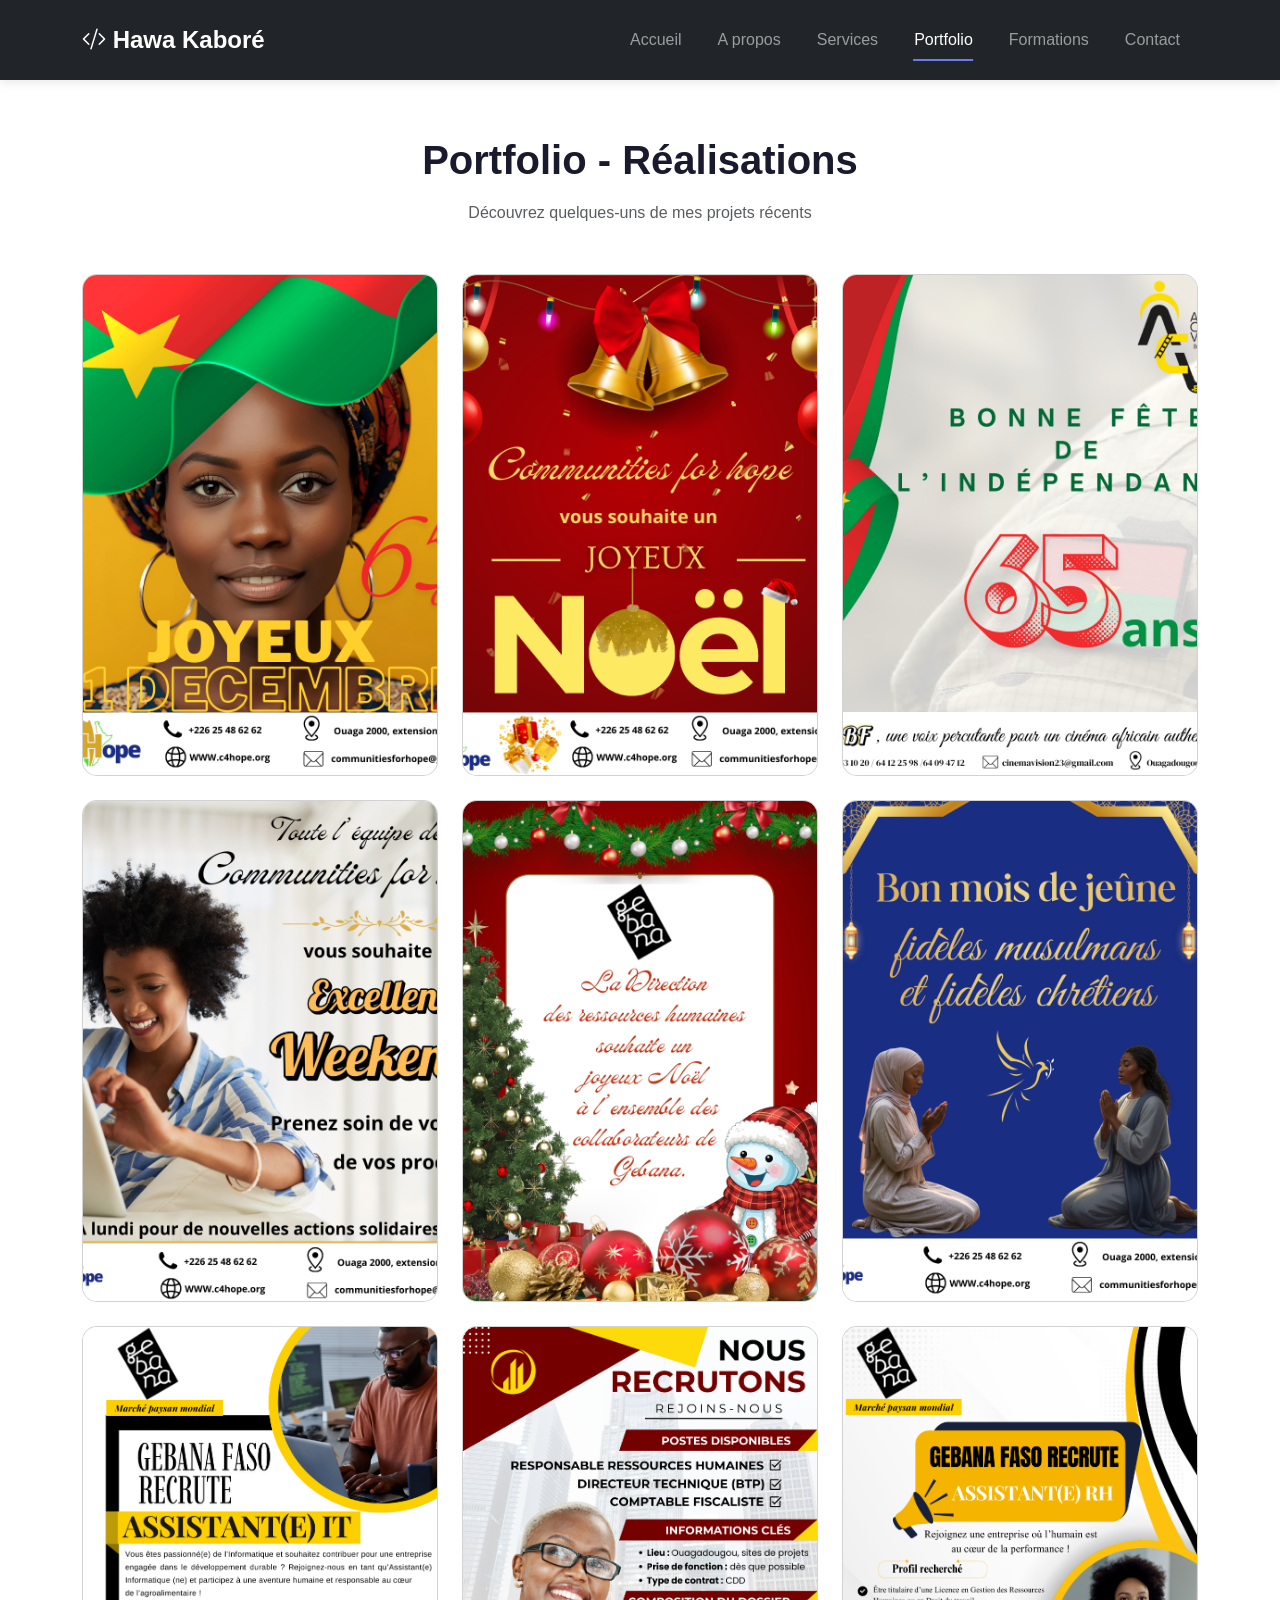
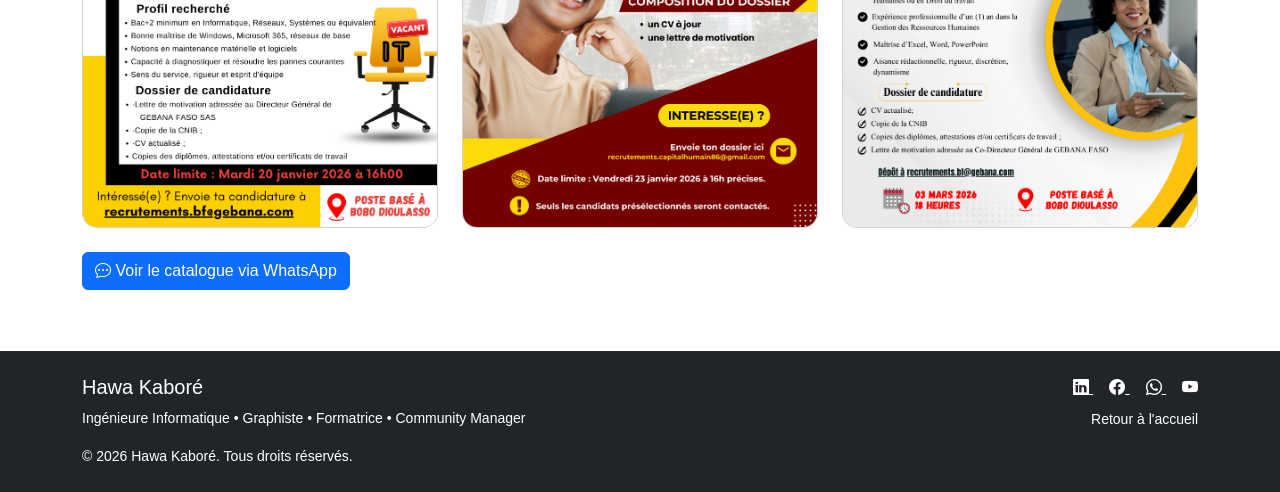
<file: portfolio.html>
<!DOCTYPE html>
<html lang="fr"> 
<head>
    <meta charset="UTF-8">
    <meta name="viewport" content="width=device-width, initial-scale=1">
    <meta name="description" content="Hawa Traoré / Kaboré - Ingénieure de Conception Informatique, Graphiste et Formatrice spécialisée en design, formation professionnelle et community management">
    <meta name="keywords" content="ingénieur informatique, graphiste, formatrice, community management, design, Burkina Faso">
    <meta name="author" content="Hawa Kaboré">
    
    <title>Hawa Kaboré | Ingénieure Informatique & Formatrice</title>
    
    <!-- Bootstrap CSS -->
    <link href="https://cdn.jsdelivr.net/npm/bootstrap@5.3.2/dist/css/bootstrap.min.css" rel="stylesheet">
    <!-- Bootstrap Icons -->
    <link rel="stylesheet" href="https://cdn.jsdelivr.net/npm/bootstrap-icons@1.11.1/font/bootstrap-icons.css">
    <!-- CSS personnalisé -->
    <link rel="stylesheet" href="css/style.css">
    <!-- favicon -->
    <link rel="icon" type="image/png" sizes="32x32" href="favicon.png">
    <link rel="icon" type="image/png" sizes="16x16" href="favicon.png">


</head>
<body>

    <!-- NAVABAR SECTION -->
    <nav class="navbar navbar-expand-lg navbar-dark bg-dark fixed-top">
    <div class="container">
        <a class="navbar-brand fw-bold" href="#">
            <i class="bi bi-code-slash"></i> Hawa Kaboré
        </a>
        <button class="navbar-toggler" type="button" data-bs-toggle="collapse" data-bs-target="#menu" aria-controls="menu" aria-expanded="false" aria-label="Toggle navigation">
            <span class="navbar-toggler-icon"></span>
        </button>
        <div class="collapse navbar-collapse" id="menu">
            <ul class="navbar-nav ms-auto align-items-center"> <li class="nav-item"><a class="nav-link" href="index.html">Accueil</a></li>
                <li class="nav-item"><a class="nav-link" href="index.html#about">A propos</a></li>
                <li class="nav-item"><a class="nav-link" href="#services">Services</a></li>
                <li class="nav-item"><a class="nav-link" href="portfolio.html">Portfolio</a></li>
                <li class="nav-item"><a class="nav-link" href="formations.html">Formations</a></li>
                <li class="nav-item"><a class="nav-link" href="#contact">Contact</a></li>
                <!-- <li class="nav-item"><a class="nav-link" href="partenariat.html">Partenariat</a></li> -->
                <!-- <li class="nav-item ms-lg-3">
                    <a class="btn btn-outline-warning btn-sm" href="https://bcmkjgtq.mychariow.shop" target="_blank">
                        <i class="bi bi-cart3 me-1"></i> Boutique
                    </a>
                </li> -->
            </ul>
        </div>
    </div>
    </nav>

    <header class="hero-formations text-white text-center d-flex align-items-center">
        <div class="container">
            <div class="hero-content">
                <h1 class="display-4 fw-bold mb-3">Découvrez nos réalisations récentes</h1>
            </div>
        </div>
    </header>

    <!-- PORTFOLIO -->
    <section id="portfolio" class="py-5">
        <div class="container">
            <h2 class="text-center mb-3">Portfolio - Réalisations</h2>
            <p class="text-center text-muted mb-5">Découvrez quelques-uns de mes projets récents</p>
            <div class="row g-4">
                
                <!-- Projet 1 -->
                <div class="col-md-6 col-lg-4">
                    <div class="card portfolio-card h-100 ">
                        <div class="card-body">
                            <img src="assets/img/11decembre2025.png" class="card-img-top" alt="">
                        </div>
                    </div>
                </div>
    
                <!-- Projet 2 -->
                <div class="col-md-6 col-lg-4">
                    <div class="card portfolio-card h-100">
                        <div class="card-body">
                            <img src="assets/img/c4hope_noel_2025.png" class="card-img-top" alt="">
                        </div>
                    </div>
                </div>
    
                <!-- Projet 3 -->
                <div class="col-md-6 col-lg-4">
                    <div class="card portfolio-card h-100">
                        <div class="card-body">
                            <img src="assets/img/Indépéndance.png" class="card-img-top" alt="">
                        </div>
                    </div>
                </div>
                <!-- Projet 4 -->
                <div class="col-md-6 col-lg-4">
                    <div class="card portfolio-card h-100 ">
                        <div class="card-body">
                            <img src="assets/img/juilletC4HOPE.png" class="card-img-top" alt="">
                        </div>
                    </div>
                </div>
    
                <!-- Projet 5 -->
                <div class="col-md-6 col-lg-4">
                    <div class="card portfolio-card h-100">
                        <div class="card-body">
                            <img src="assets/img/kadi_drh_gebana.png" class="card-img-top" alt="">
                        </div>
                    </div>
                </div>
    
                <!-- Projet 6 -->
                <div class="col-md-6 col-lg-4">
                    <div class="card portfolio-card h-100">
                        <div class="card-body">
                            <img src="assets/img/ramadanetjeune2026.png" class="card-img-top" alt="">
                        </div>
                    </div>
                </div>
                
                <!-- Projet 7 -->
                <div class="col-md-6 col-lg-4">
                    <div class="card portfolio-card h-100">
                        <div class="card-body">
                            <img src="assets/img/gebana_offre_emploi.png" class="card-img-top" alt="">
                        </div>
                    </div>
                </div>
                
                <!-- Projet 8 -->
                <div class="col-md-6 col-lg-4">
                    <div class="card portfolio-card h-100">
                        <div class="card-body">
                            <img src="assets/img/kadi_offre_emploi.png" class="card-img-top" alt="">
                        </div>
                    </div>
                </div>
                
                <!-- Projet 9 -->
                <div class="col-md-6 col-lg-4">
                    <div class="card portfolio-card h-100">
                        <div class="card-body">
                            <img src="assets/img/assistantRH.png" class="card-img-top" alt="">
                        </div>
                    </div>
                </div>
            </div>
            
                <div class="mt-4">
                    <a href="https://wa.me/c/22660023637" class="btn btn-primary me-2 mb-2"target="_blank" >
                        <i class="bi bi-chat-dots"></i> Voir le catalogue via WhatsApp
                    </a>
                </div>
            </div>
        </div>
        
    </section>
    
   


   
    <footer class="bg-dark text-white py-4">
        <div class="container">
            <div class="row">
                <div class="col-md-6 mb-3 mb-md-0">
                    <h5>Hawa Kaboré</h5>
                    <p class="small">Ingénieure Informatique • Graphiste • Formatrice • Community Manager</p>
                    <p class="small mb-0">&copy; 2026 Hawa Kaboré. Tous droits réservés.</p>
                </div>
                <div class="col-md-6 text-md-end">
                    <div class="mb-2">
                        <a href="https://www.linkedin.com/in/hawa-traore-kabore-04767920a" class="text-white me-3" target="_blank">
                            <i class="bi bi-linkedin"></i>
                        </a>
                        <a href="https://www.facebook.com/share/1AQefFVhwL/" class="text-white me-3" target="_blank">
                            <i class="bi bi-facebook"></i>
                        </a>
                        <a href="https://wa.me/message/KJQ5SPBR23FWE1" class="text-white me-3" target="_blank">
                            <i class="bi bi-whatsapp"></i>
                        </a>
                        <a href="https://www.youtube.com/@kaborehawa-r6e" class="text-white" target="_blank" >
                            <i class="bi bi-youtube"></i>
                        </a>
                    </div>
                    <p class="small mb-0">
                        <a href="index.html" class="text-white text-decoration-none">Retour à l'accueil</a>
                    </p>
                </div>
            </div>
        </div>
    </footer>
    
    <!-- Bouton retour en haut -->
    <button id="backToTop" class="btn btn-primary btn-lg" title="Retour en haut">
        <i class="bi bi-arrow-up"></i>
    </button>
    
    <!-- Bootstrap JS -->
    <script src="https://cdn.jsdelivr.net/npm/bootstrap@5.3.2/dist/js/bootstrap.bundle.min.js"></script>
    <!-- JS personnalisé -->
    <script src="js/script.js"></script>

    
</body>
</html>
</file>
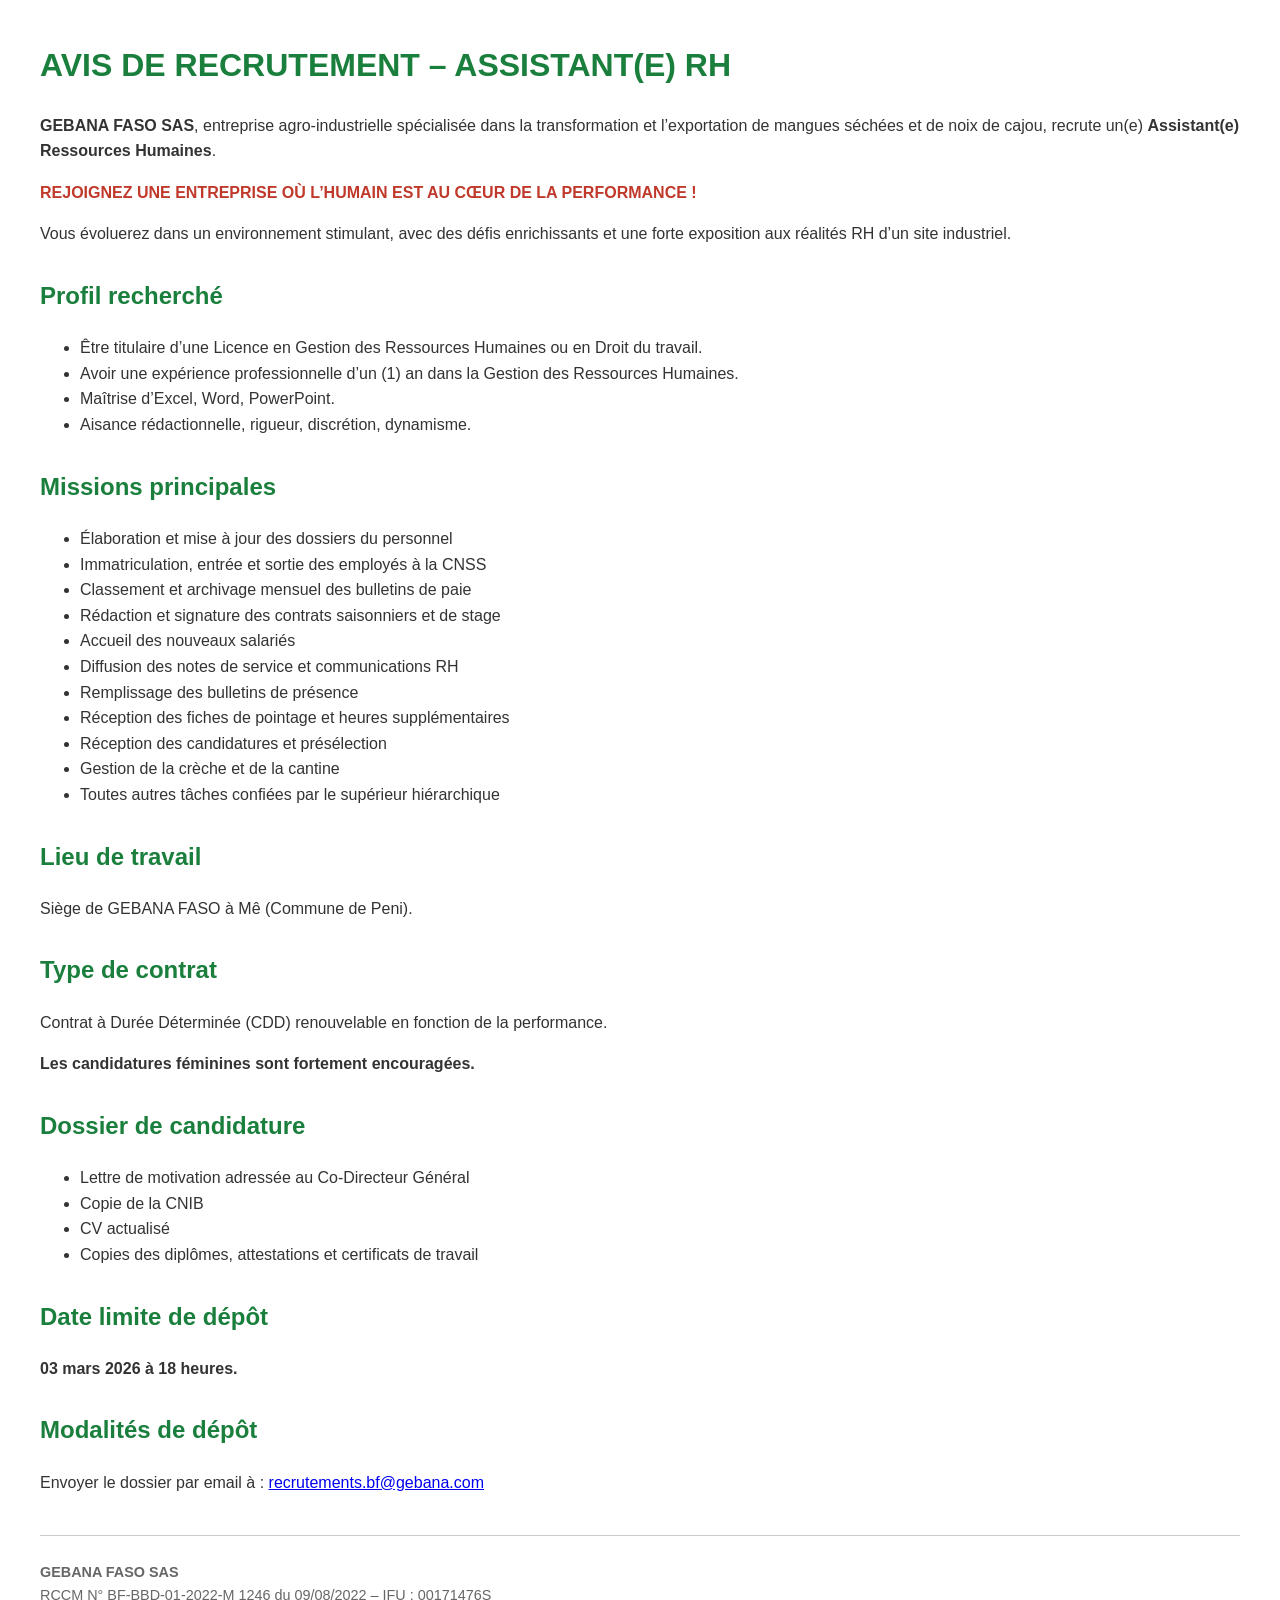
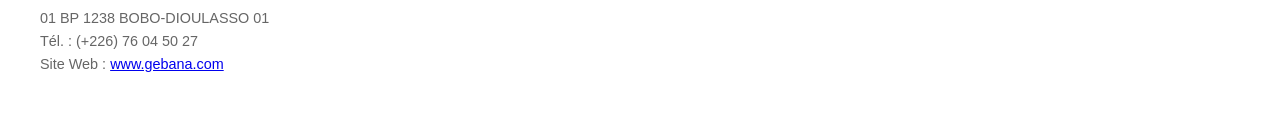
<file: recrutement-assistant-rh.html>
<!DOCTYPE html>
<html lang="fr">
<head>
    <meta charset="UTF-8">
    <title>Avis de Recrutement – Assistant(e) RH</title>
    <meta name="viewport" content="width=device-width, initial-scale=1.0">
    <style>
        body {
            font-family: Arial, sans-serif;
            line-height: 1.6;
            margin: 40px;
            color: #333;
        }
        h1, h2 {
            color: #1a7f3c;
        }
        .highlight {
            font-weight: bold;
            color: #c0392b;
        }
        ul {
            margin-bottom: 20px;
        }
        .section {
            margin-bottom: 30px;
        }
        .footer {
            margin-top: 40px;
            font-size: 0.9em;
            color: #666;
            border-top: 1px solid #ccc;
            padding-top: 10px;
        }
    </style>
</head>
<body>

    <h1>AVIS DE RECRUTEMENT – ASSISTANT(E) RH</h1>

    <div class="section">
        <p><strong>GEBANA FASO SAS</strong>, entreprise agro-industrielle spécialisée dans la transformation et l’exportation de mangues séchées et de noix de cajou, recrute un(e) <strong>Assistant(e) Ressources Humaines</strong>.</p>

        <p class="highlight">REJOIGNEZ UNE ENTREPRISE OÙ L’HUMAIN EST AU CŒUR DE LA PERFORMANCE !</p>

        <p>Vous évoluerez dans un environnement stimulant, avec des défis enrichissants et une forte exposition aux réalités RH d’un site industriel.</p>
    </div>

    <div class="section">
        <h2>Profil recherché</h2>
        <ul>
            <li>Être titulaire d’une Licence en Gestion des Ressources Humaines ou en Droit du travail.</li>
            <li>Avoir une expérience professionnelle d’un (1) an dans la Gestion des Ressources Humaines.</li>
            <li>Maîtrise d’Excel, Word, PowerPoint.</li>
            <li>Aisance rédactionnelle, rigueur, discrétion, dynamisme.</li>
        </ul>
    </div>

    <div class="section">
        <h2>Missions principales</h2>
        <ul>
            <li>Élaboration et mise à jour des dossiers du personnel</li>
            <li>Immatriculation, entrée et sortie des employés à la CNSS</li>
            <li>Classement et archivage mensuel des bulletins de paie</li>
            <li>Rédaction et signature des contrats saisonniers et de stage</li>
            <li>Accueil des nouveaux salariés</li>
            <li>Diffusion des notes de service et communications RH</li>
            <li>Remplissage des bulletins de présence</li>
            <li>Réception des fiches de pointage et heures supplémentaires</li>
            <li>Réception des candidatures et présélection</li>
            <li>Gestion de la crèche et de la cantine</li>
            <li>Toutes autres tâches confiées par le supérieur hiérarchique</li>
        </ul>
    </div>

    <div class="section">
        <h2>Lieu de travail</h2>
        <p>Siège de GEBANA FASO à Mê (Commune de Peni).</p>
    </div>

    <div class="section">
        <h2>Type de contrat</h2>
        <p>Contrat à Durée Déterminée (CDD) renouvelable en fonction de la performance.</p>
        <p><strong>Les candidatures féminines sont fortement encouragées.</strong></p>
    </div>

    <div class="section">
        <h2>Dossier de candidature</h2>
        <ul>
            <li>Lettre de motivation adressée au Co-Directeur Général</li>
            <li>Copie de la CNIB</li>
            <li>CV actualisé</li>
            <li>Copies des diplômes, attestations et certificats de travail</li>
        </ul>
    </div>

    <div class="section">
        <h2>Date limite de dépôt</h2>
        <p><strong>03 mars 2026 à 18 heures.</strong></p>
    </div>

    <div class="section">
        <h2>Modalités de dépôt</h2>
        <p>Envoyer le dossier par email à : 
            <a href="mailto:recrutements.bf@gebana.com">recrutements.bf@gebana.com</a>
        </p>
    </div>

    <div class="footer">
        <p><strong>GEBANA FASO SAS</strong><br>
        RCCM N° BF-BBD-01-2022-M 1246 du 09/08/2022 – IFU : 00171476S<br>
        01 BP 1238 BOBO-DIOULASSO 01<br>
        Tél. : (+226) 76 04 50 27<br>
        Site Web : <a href="https://www.gebana.com" target="_blank">www.gebana.com</a></p>
    </div>

</body>
</html>
</file>
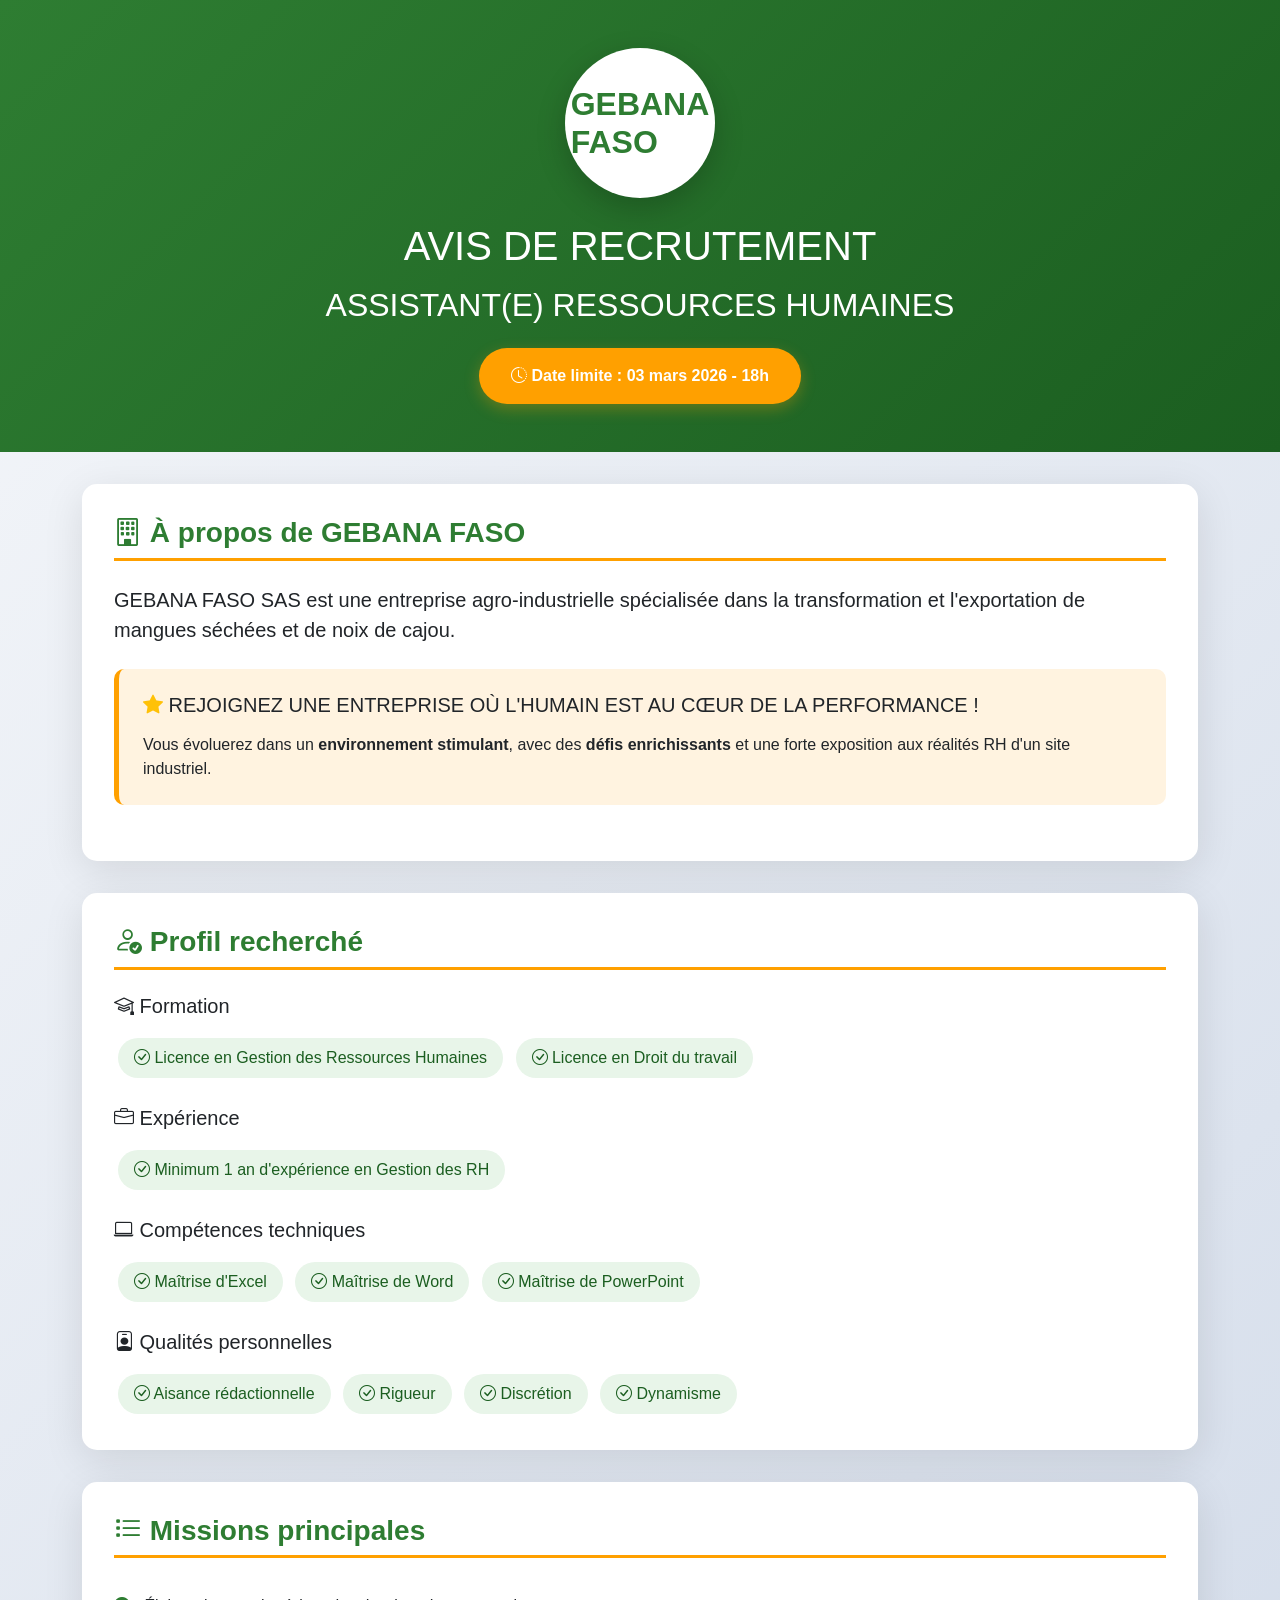
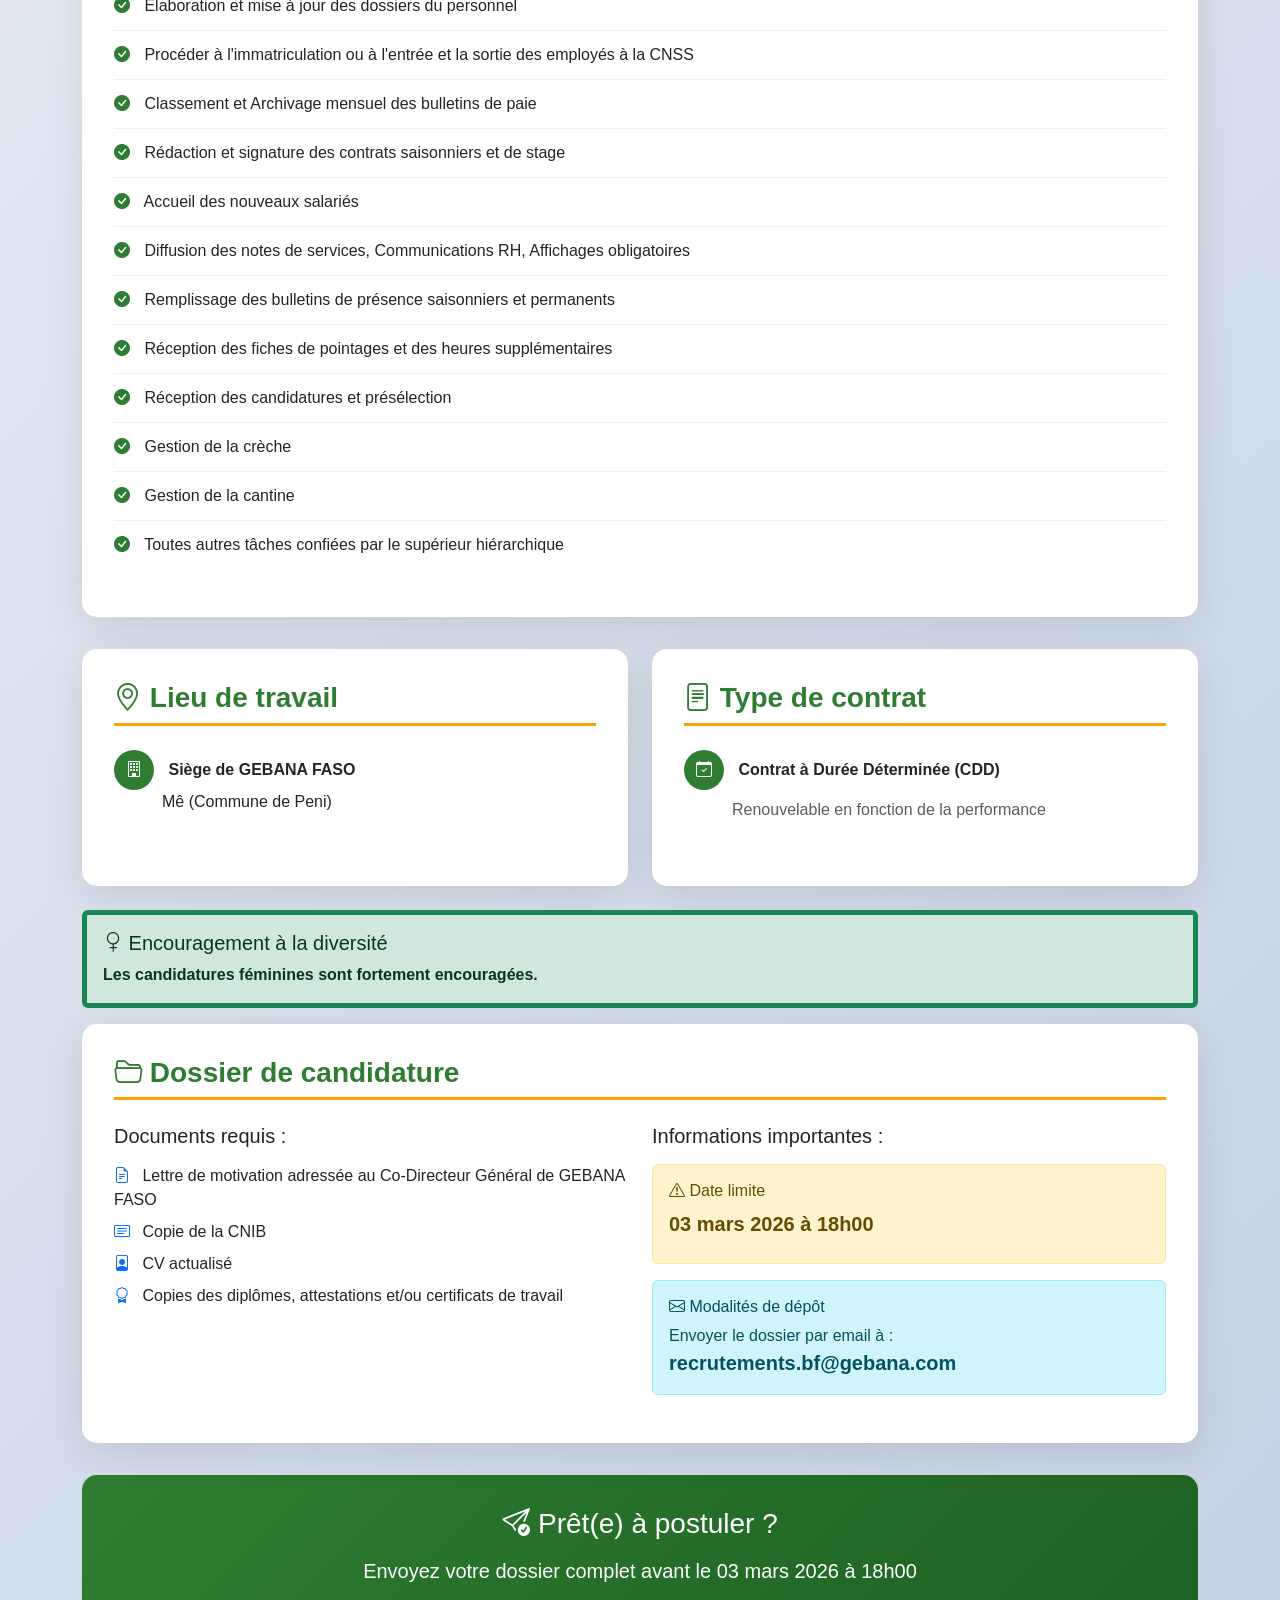
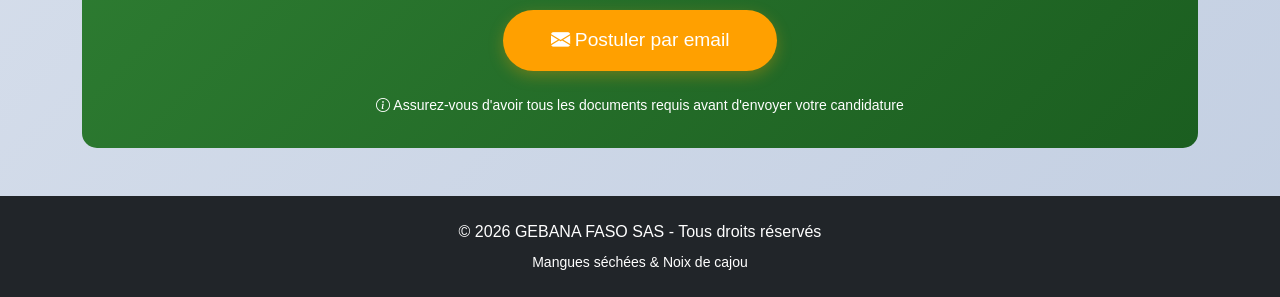
<file: recrutement/assistant-rh.html>
<!DOCTYPE html>
<html lang="fr">
<head>
    <meta charset="UTF-8">
    <meta name="viewport" content="width=device-width, initial-scale=1.0">
    <meta name="description" content="GEBANA FASO recrute un(e) Assistant(e) Ressources Humaines - Candidatures jusqu'au 03 mars 2026">
    <meta name="keywords" content="recrutement, assistant RH, GEBANA FASO, emploi Burkina Faso, job RH">
    <title>Recrutement Assistant(e) RH - GEBANA FASO</title>
    
    <!-- Bootstrap CSS -->
    <link href="https://cdn.jsdelivr.net/npm/bootstrap@5.3.2/dist/css/bootstrap.min.css" rel="stylesheet">
    <!-- Bootstrap Icons -->
    <link rel="stylesheet" href="https://cdn.jsdelivr.net/npm/bootstrap-icons@1.11.1/font/bootstrap-icons.css">
    
    <style>
        :root {
            --primary-color: #2E7D32;
            --secondary-color: #FFA000;
            --dark-color: #1B5E20;
        }
        
        body {
            font-family: 'Segoe UI', Tahoma, Geneva, Verdana, sans-serif;
            background: linear-gradient(135deg, #f5f7fa 0%, #c3cfe2 100%);
            min-height: 100vh;
        }
        
        .header-banner {
            background: linear-gradient(135deg, var(--primary-color) 0%, var(--dark-color) 100%);
            color: white;
            padding: 3rem 0;
            margin-bottom: 2rem;
        }
        
        .company-logo {
            width: 150px;
            height: 150px;
            background: white;
            border-radius: 50%;
            display: flex;
            align-items: center;
            justify-content: center;
            margin: 0 auto 1.5rem;
            box-shadow: 0 10px 30px rgba(0,0,0,0.2);
        }
        
        .company-logo h2 {
            color: var(--primary-color);
            margin: 0;
            font-weight: bold;
        }
        
        .deadline-badge {
            background: var(--secondary-color);
            color: white;
            padding: 1rem 2rem;
            border-radius: 50px;
            display: inline-block;
            font-weight: bold;
            box-shadow: 0 5px 15px rgba(255,160,0,0.3);
            animation: pulse 2s infinite;
        }
        
        @keyframes pulse {
            0%, 100% { transform: scale(1); }
            50% { transform: scale(1.05); }
        }
        
        .content-card {
            background: white;
            border-radius: 15px;
            box-shadow: 0 10px 40px rgba(0,0,0,0.1);
            padding: 2rem;
            margin-bottom: 2rem;
        }
        
        .section-title {
            color: var(--primary-color);
            font-weight: bold;
            margin-bottom: 1.5rem;
            padding-bottom: 0.5rem;
            border-bottom: 3px solid var(--secondary-color);
        }
        
        .mission-list li {
            padding: 0.75rem 0;
            border-bottom: 1px solid #f0f0f0;
        }
        
        .mission-list li:last-child {
            border-bottom: none;
        }
        
        .mission-list li i {
            color: var(--primary-color);
            margin-right: 10px;
        }
        
        .requirement-badge {
            background: #E8F5E9;
            color: var(--dark-color);
            padding: 0.5rem 1rem;
            border-radius: 25px;
            display: inline-block;
            margin: 0.25rem;
            font-weight: 500;
        }
        
        .apply-section {
            background: linear-gradient(135deg, var(--primary-color) 0%, var(--dark-color) 100%);
            color: white;
            border-radius: 15px;
            padding: 2rem;
            margin-top: 2rem;
        }
        
        .apply-btn {
            background: var(--secondary-color);
            color: white;
            border: none;
            padding: 1rem 3rem;
            font-size: 1.2rem;
            border-radius: 50px;
            transition: all 0.3s ease;
            box-shadow: 0 5px 15px rgba(255,160,0,0.3);
        }
        
        .apply-btn:hover {
            background: #FF8F00;
            transform: translateY(-3px);
            box-shadow: 0 8px 25px rgba(255,160,0,0.4);
        }
        
        .highlight-box {
            background: #FFF3E0;
            border-left: 5px solid var(--secondary-color);
            padding: 1.5rem;
            border-radius: 10px;
            margin: 1.5rem 0;
        }
        
        .info-icon {
            background: var(--primary-color);
            color: white;
            width: 40px;
            height: 40px;
            border-radius: 50%;
            display: inline-flex;
            align-items: center;
            justify-content: center;
            margin-right: 10px;
        }
    </style>
</head>
<body>
    <!-- Header -->
    <div class="header-banner">
        <div class="container">
            <div class="company-logo">
                <h2>GEBANA<br>FASO</h2>
            </div>
            <h1 class="text-center mb-3">AVIS DE RECRUTEMENT</h1>
            <h2 class="text-center mb-4">ASSISTANT(E) RESSOURCES HUMAINES</h2>
            <div class="text-center">
                <span class="deadline-badge">
                    <i class="bi bi-clock-history"></i> Date limite : 03 mars 2026 - 18h
                </span>
            </div>
        </div>
    </div>

    <!-- Main Content -->
    <div class="container mb-5">
        <!-- À propos de l'entreprise -->
        <div class="content-card">
            <h3 class="section-title">
                <i class="bi bi-building"></i> À propos de GEBANA FASO
            </h3>
            <p class="lead">
                <strong>GEBANA FASO SAS</strong> est une entreprise agro-industrielle spécialisée dans la 
                <strong>transformation et l'exportation de mangues séchées et de noix de cajou</strong>.
            </p>
            <div class="highlight-box">
                <h5 class="text-dark mb-3">
                    <i class="bi bi-star-fill text-warning"></i>
                    REJOIGNEZ UNE ENTREPRISE OÙ L'HUMAIN EST AU CŒUR DE LA PERFORMANCE !
                </h5>
                <p class="mb-0">
                    Vous évoluerez dans un <strong>environnement stimulant</strong>, avec des 
                    <strong>défis enrichissants</strong> et une forte exposition aux réalités RH 
                    d'un site industriel.
                </p>
            </div>
        </div>

        <!-- Profil recherché -->
        <div class="content-card">
            <h3 class="section-title">
                <i class="bi bi-person-check"></i> Profil recherché
            </h3>
            
            <h5 class="mb-3"><i class="bi bi-mortarboard"></i> Formation</h5>
            <div class="mb-4">
                <span class="requirement-badge">
                    <i class="bi bi-check-circle"></i> Licence en Gestion des Ressources Humaines
                </span>
                <span class="requirement-badge">
                    <i class="bi bi-check-circle"></i> Licence en Droit du travail
                </span>
            </div>

            <h5 class="mb-3"><i class="bi bi-briefcase"></i> Expérience</h5>
            <div class="mb-4">
                <span class="requirement-badge">
                    <i class="bi bi-check-circle"></i> Minimum 1 an d'expérience en Gestion des RH
                </span>
            </div>

            <h5 class="mb-3"><i class="bi bi-laptop"></i> Compétences techniques</h5>
            <div class="mb-4">
                <span class="requirement-badge">
                    <i class="bi bi-check-circle"></i> Maîtrise d'Excel
                </span>
                <span class="requirement-badge">
                    <i class="bi bi-check-circle"></i> Maîtrise de Word
                </span>
                <span class="requirement-badge">
                    <i class="bi bi-check-circle"></i> Maîtrise de PowerPoint
                </span>
            </div>

            <h5 class="mb-3"><i class="bi bi-person-badge"></i> Qualités personnelles</h5>
            <div>
                <span class="requirement-badge">
                    <i class="bi bi-check-circle"></i> Aisance rédactionnelle
                </span>
                <span class="requirement-badge">
                    <i class="bi bi-check-circle"></i> Rigueur
                </span>
                <span class="requirement-badge">
                    <i class="bi bi-check-circle"></i> Discrétion
                </span>
                <span class="requirement-badge">
                    <i class="bi bi-check-circle"></i> Dynamisme
                </span>
            </div>
        </div>

        <!-- Missions principales -->
        <div class="content-card">
            <h3 class="section-title">
                <i class="bi bi-list-task"></i> Missions principales
            </h3>
            <ul class="mission-list list-unstyled">
                <li>
                    <i class="bi bi-check-circle-fill"></i>
                    Élaboration et mise à jour des dossiers du personnel
                </li>
                <li>
                    <i class="bi bi-check-circle-fill"></i>
                    Procéder à l'immatriculation ou à l'entrée et la sortie des employés à la CNSS
                </li>
                <li>
                    <i class="bi bi-check-circle-fill"></i>
                    Classement et Archivage mensuel des bulletins de paie
                </li>
                <li>
                    <i class="bi bi-check-circle-fill"></i>
                    Rédaction et signature des contrats saisonniers et de stage
                </li>
                <li>
                    <i class="bi bi-check-circle-fill"></i>
                    Accueil des nouveaux salariés
                </li>
                <li>
                    <i class="bi bi-check-circle-fill"></i>
                    Diffusion des notes de services, Communications RH, Affichages obligatoires
                </li>
                <li>
                    <i class="bi bi-check-circle-fill"></i>
                    Remplissage des bulletins de présence saisonniers et permanents
                </li>
                <li>
                    <i class="bi bi-check-circle-fill"></i>
                    Réception des fiches de pointages et des heures supplémentaires
                </li>
                <li>
                    <i class="bi bi-check-circle-fill"></i>
                    Réception des candidatures et présélection
                </li>
                <li>
                    <i class="bi bi-check-circle-fill"></i>
                    Gestion de la crèche
                </li>
                <li>
                    <i class="bi bi-check-circle-fill"></i>
                    Gestion de la cantine
                </li>
                <li>
                    <i class="bi bi-check-circle-fill"></i>
                    Toutes autres tâches confiées par le supérieur hiérarchique
                </li>
            </ul>
        </div>

        <!-- Conditions -->
        <div class="row g-4 mb-4">
            <div class="col-md-6">
                <div class="content-card h-100">
                    <h3 class="section-title">
                        <i class="bi bi-geo-alt"></i> Lieu de travail
                    </h3>
                    <p class="mb-0">
                        <span class="info-icon">
                            <i class="bi bi-building"></i>
                        </span>
                        <strong>Siège de GEBANA FASO</strong>
                    </p>
                    <p class="ms-5 mb-0">
                        Mê (Commune de Peni)
                    </p>
                </div>
            </div>
            <div class="col-md-6">
                <div class="content-card h-100">
                    <h3 class="section-title">
                        <i class="bi bi-file-text"></i> Type de contrat
                    </h3>
                    <p class="mb-2">
                        <span class="info-icon">
                            <i class="bi bi-calendar-check"></i>
                        </span>
                        <strong>Contrat à Durée Déterminée (CDD)</strong>
                    </p>
                    <p class="ms-5 mb-0 text-muted">
                        Renouvelable en fonction de la performance
                    </p>
                </div>
            </div>
        </div>

        <!-- Encouragement -->
        <div class="alert alert-success border-start border-5 border-success">
            <h5 class="alert-heading">
                <i class="bi bi-gender-female"></i> Encouragement à la diversité
            </h5>
            <p class="mb-0">
                <strong>Les candidatures féminines sont fortement encouragées.</strong>
            </p>
        </div>

        <!-- Dossier de candidature -->
        <div class="content-card">
            <h3 class="section-title">
                <i class="bi bi-folder2-open"></i> Dossier de candidature
            </h3>
            <div class="row">
                <div class="col-md-6">
                    <h5 class="mb-3">Documents requis :</h5>
                    <ul class="list-unstyled">
                        <li class="mb-2">
                            <i class="bi bi-file-earmark-text text-primary me-2"></i>
                            Lettre de motivation adressée au Co-Directeur Général de GEBANA FASO
                        </li>
                        <li class="mb-2">
                            <i class="bi bi-card-text text-primary me-2"></i>
                            Copie de la CNIB
                        </li>
                        <li class="mb-2">
                            <i class="bi bi-file-person text-primary me-2"></i>
                            CV actualisé
                        </li>
                        <li class="mb-2">
                            <i class="bi bi-award text-primary me-2"></i>
                            Copies des diplômes, attestations et/ou certificats de travail
                        </li>
                    </ul>
                </div>
                <div class="col-md-6">
                    <h5 class="mb-3">Informations importantes :</h5>
                    <div class="alert alert-warning">
                        <h6 class="alert-heading">
                            <i class="bi bi-exclamation-triangle"></i> Date limite
                        </h6>
                        <p class="mb-2 fs-5 fw-bold">03 mars 2026 à 18h00</p>
                    </div>
                    <div class="alert alert-info">
                        <h6 class="alert-heading">
                            <i class="bi bi-envelope"></i> Modalités de dépôt
                        </h6>
                        <p class="mb-0">
                            Envoyer le dossier par email à :<br>
                            <strong class="fs-5">recrutements.bf@gebana.com</strong>
                        </p>
                    </div>
                </div>
            </div>
        </div>

        <!-- Section Postuler -->
        <div class="apply-section text-center">
            <h3 class="mb-3">
                <i class="bi bi-send-check"></i> Prêt(e) à postuler ?
            </h3>
            <p class="lead mb-4">
                Envoyez votre dossier complet avant le <strong>03 mars 2026 à 18h00</strong>
            </p>
            <a href="mailto:recrutements.bf@gebana.com?subject=Candidature Assistant(e) RH&body=Bonjour,%0D%0A%0D%0AVeuillez trouver ci-joint mon dossier de candidature pour le poste d'Assistant(e) Ressources Humaines.%0D%0A%0D%0ACordialement," 
               class="btn apply-btn btn-lg">
                <i class="bi bi-envelope-fill"></i> Postuler par email
            </a>
            <p class="mt-4 mb-0 small">
                <i class="bi bi-info-circle"></i> 
                Assurez-vous d'avoir tous les documents requis avant d'envoyer votre candidature
            </p>
        </div>
    </div>

    <!-- Footer -->
    <footer class="bg-dark text-white text-center py-4">
        <div class="container">
            <p class="mb-0">
                &copy; 2026 GEBANA FASO SAS - Tous droits réservés
            </p>
            <p class="small mb-0 mt-2">
                Mangues séchées & Noix de cajou
            </p>
        </div>
    </footer>

    <!-- Bootstrap JS -->
    <script src="https://cdn.jsdelivr.net/npm/bootstrap@5.3.2/dist/js/bootstrap.bundle.min.js"></script>
    
    <script>
        // Animation au scroll
        document.addEventListener('DOMContentLoaded', function() {
            const cards = document.querySelectorAll('.content-card');
            
            const observer = new IntersectionObserver((entries) => {
                entries.forEach(entry => {
                    if (entry.isIntersecting) {
                        entry.target.style.opacity = '0';
                        entry.target.style.transform = 'translateY(20px)';
                        entry.target.style.transition = 'opacity 0.6s ease, transform 0.6s ease';
                        
                        setTimeout(() => {
                            entry.target.style.opacity = '1';
                            entry.target.style.transform = 'translateY(0)';
                        }, 100);
                        
                        observer.unobserve(entry.target);
                    }
                });
            });
            
            cards.forEach(card => observer.observe(card));
        });
    </script>
</body>
</html>
</file>
<file: css/style.css>
/* ========================================
   VARIABLES CSS
======================================== */
:root {
    --primary-color: #667eea;
    --secondary-color: #764ba2;
    --accent-color: #f093fb;
    --dark-color: #1a1a2e;
    --light-color: #f8f9fa;
    --text-color: #333;
    --transition: all 0.3s ease;
}

/* ========================================
   RESET & BASE
======================================== */
* {
    margin: 0;
    padding: 0;
    box-sizing: border-box;
}

html {
    scroll-behavior: smooth;
}

body {
    font-family: 'Segoe UI', Tahoma, Geneva, Verdana, sans-serif;
    color: var(--text-color);
    line-height: 1.6;
    overflow-x: hidden;
}

section {
    scroll-margin-top: 80px;
}

section h2 {
    font-size: 2.5rem;
    font-weight: 700;
    color: var(--dark-color);
}

/* ========================================
   NAVBAR
======================================== */
.navbar {
    padding: 1rem 0;
    box-shadow: 0 2px 10px rgba(0,0,0,.1);
    position: fixed;
    top: 0;
    width: 100%;
    z-index: 1100;
    background-color: rgba(33, 37, 41, 0.95); /* bg-dark légèrement opaque */
    backdrop-filter: blur(6px);
}

.navbar-brand {
    font-size: 1.5rem;
    font-weight: 700;
    transition: var(--transition);
}

.navbar-brand:hover {
    color: var(--primary-color) !important;
    transform: translateX(5px);
}

.nav-link {
    font-weight: 500;
    margin: 0 10px;
    position: relative;
    transition: var(--transition);
}

.nav-link::after {
    content: '';
    position: absolute;
    width: 0;
    height: 2px;
    bottom: 0;
    left: 50%;
    background: var(--primary-color);
    transition: var(--transition);
    transform: translateX(-50%);
}

.nav-link:hover::after,
.nav-link.active::after {
    width: 80%;
}

/* ========================================
   HERO – PLEIN ÉCRAN
======================================== */

.hero {
    min-height: calc(120vh - 80px);
    display: flex;
    align-items: center;

    padding-top: 80px;             /* hauteur du navbar */
    padding-bottom: 120px;

    background:
        linear-gradient(rgba(0,0,0,.65), rgba(0,0,0,.65)),
        url("../assets/img/ale.svg");

    background-size: cover;
    background-position: center;
    background-repeat: no-repeat;
}

section:not(.hero) {
    position: relative;
    z-index: 2;
    background-color: #fff;
}

.hero h1 {
    letter-spacing: 1px;
}

.hero .btn {
    padding: 15px 40px;
    font-size: 1.1rem;
    font-weight: 600;
    border-radius: 50px;
    box-shadow: 0 10px 30px rgba(0,0,0,.25);
    transition: var(--transition);
}

.hero .btn:hover {
    transform: translateY(-3px);
}

/* ========================================
   À PROPOS
======================================== */
#about {
    margin: 30px;
    padding: 80px;
    border: 2px solid white;
}

#about h2 {
    font-size: 2.5rem;
    font-weight: 700;
    color: var(--dark-color);
    margin-bottom: 30px;
}

#about .lead {
    color: var(--primary-color);
    font-weight: 600;
}

.about-illustration i {
    font-size: 15rem;
    opacity: 0.8;
    animation: pulse 3s ease-in-out infinite;
}

@keyframes pulse {
    0%, 100% { transform: scale(1); }
    50% { transform: scale(1.05); }
}

.profile-photo {
    width: 340px;
    height: 340px;
    object-fit: cover;
    border-radius: 16px;
    border: 4px solid #fff;
    box-shadow: 0 15px 35px rgba(0,0,0,.25);
}

/* ========================================
   CARTES (Services, formations, sites)
======================================== */
.card {
    border-radius: 15px;
    overflow: hidden;
    transition: var(--transition);
}

.card:hover {
    transform: translateY(-8px);
    box-shadow: 0 15px 40px rgba(0,0,0,.15);
}

.card-title {
    font-weight: 700;
    color: var(--dark-color);
}

/* ========================================
   SERVICES
======================================== */
#services {
    padding: 80px 0;
    margin: 5px;
}

.card-icon i {
    transition: var(--transition);
}

.card:hover .card-icon i {
    transform: scale(1.1) rotate(5deg);
}

/* ========================================
   SOFT SKILLS
======================================== */
#skills {
    padding: 80px 0;
}

.soft-skill-badge {
    background: white;
    border-radius: 15px;
    transition: var(--transition);
    border: 2px solid transparent;
}

.soft-skill-badge:hover {
    transform: translateY(-5px);
    border-color: var(--primary-color);
    box-shadow: 0 10px 25px rgba(0,0,0,.1);
}


/* ========================================
   PORTFOLIO
======================================== */
#portfolio {
    padding: 80px 0;
    margin: 5px;
}

.portfolio-card {
    overflow: hidden;
    cursor: pointer;
}

.portfolio-card .card-body {
    padding: 0;
    overflow: hidden;
}

.portfolio-card img {
    width: 100%;
    height: auto;          /* ← laisse l’image garder ses proportions */
    object-fit: contain;
    background: #f8f9fa;
    transition: transform 0.4s ease;
    display: block;
}

.portfolio-card:hover img {
    transform: scale(1.08);
}

/* ========================================
   PORTFOLIO — zoom image au survol
======================================== */
.portfolio-card {
    overflow: hidden;
}

.portfolio-card .card-body {
    padding: 0;
    overflow: hidden;
}

.portfolio-card img {
    height: 500px;
    object-fit: cover;
    width: 100%;
    transition: transform 0.4s ease;
    display: block;
}

.portfolio-card:hover img {
    transform: scale(1.08);
}


/* ========================================
   SITES WEB cover
======================================== */
#websites {
    padding: 80px 0;
}

.website-card img {
    height: 150px;
    width: 100%;
    object-fit: contain;
    border-radius: 8px;
}

/* ========================================
   PARTENAIRES
======================================== */
.partner-logo {
    max-height: 110px;
    object-fit: contain;
    transition: var(--transition);
}

.partner-logo:hover {
    transform: scale(1.08);
}

/* ========================================
   CONTACT
======================================== */
#contact {
    padding: 80px 0;
}

.social-links .btn {
    width: 60px;
    height: 60px;
    border-radius: 50%;
    display: inline-flex;
    align-items: center;
    justify-content: center;
    font-size: 1.5rem;
    transition: var(--transition);
}

.social-links .btn:hover {
    background: #fff;
    color: var(--primary-color) !important;
    transform: translateY(-5px);
}

.contact-form .form-control {
    background: rgba(255,255,255,.1);
    border: 2px solid rgba(255,255,255,.3);
    color: #fff;
}

.contact-form .form-control::placeholder {
    color: rgba(255,255,255,.6);
}

/* ========================================
   SECTION CONTACT AMÉLIORÉE
======================================== */

/* Cartes de contact */
.contact-card {
    background: rgba(255, 255, 255, 0.05);
    border: 1px solid rgba(255, 255, 255, 0.1);
    transition: all 0.3s ease;
    backdrop-filter: blur(10px);
}

.contact-card:hover {
    background: rgba(255, 255, 255, 0.1);
    border-color: rgba(255, 255, 255, 0.3);
    transform: translateY(-10px);
    box-shadow: 0 10px 30px rgba(0, 0, 0, 0.3);
}

.contact-card i {
    transition: all 0.3s ease;
}

.contact-card:hover i {
    transform: scale(1.1) rotate(5deg);
}

.contact-card a {
    transition: all 0.3s ease;
}

.contact-card a:hover {
    transform: scale(1.05);
}

/* Liens de contact */
.contact-card a.text-white:hover {
    color: var(--primary-color) !important;
}

/* Boutons des cartes */
.contact-card .btn {
    transition: all 0.3s ease;
    box-shadow: 0 4px 10px rgba(0, 0, 0, 0.2);
}

.contact-card .btn:hover {
    transform: translateY(-3px);
    box-shadow: 0 6px 20px rgba(0, 0, 0, 0.3);
}

/* Réseaux sociaux grande taille */
.social-links-large .btn {
    width: 140px;
    height: 120px;
    display: inline-flex;
    flex-direction: column;
    align-items: center;
    justify-content: center;
    border-radius: 15px;
    transition: all 0.3s ease;
    border: 2px solid rgba(255, 255, 255, 0.3);
}

.social-links-large .btn:hover {
    background: white;
    color: var(--dark-color) !important;
    transform: translateY(-10px);
    box-shadow: 0 15px 40px rgba(255, 255, 255, 0.3);
    border-color: white;
}

.social-links-large .btn i {
    transition: all 0.3s ease;
}

.social-links-large .btn:hover i {
    transform: scale(1.2) rotate(5deg);
}

/* Effet dégradé subtil sur les cartes */
.bg-gradient {
    background: linear-gradient(
        135deg,
        rgba(255, 255, 255, 0.05) 0%,
        rgba(255, 255, 255, 0.02) 100%
    );
}

/* CTA finale */
.border-top {
    border-top-width: 2px !important;
}

/* Animation au survol des icônes principales */
@keyframes float-icon {
    0%, 100% {
        transform: translateY(0);
    }
    50% {
        transform: translateY(-10px);
    }
}

.contact-card:hover .display-3 {
    animation: float-icon 1.5s ease-in-out infinite;
}

/* Responsive */
@media (max-width: 768px) {
    .social-links-large .btn {
        width: 100px;
        height: 100px;
        margin: 0.5rem;
    }
    
    .social-links-large .btn i {
        font-size: 1.5rem !important;
    }
    
    .contact-card {
        margin-bottom: 1rem;
    }
}

@media (max-width: 576px) {
    .social-links-large .btn {
        width: 80px;
        height: 80px;
    }
    
    .social-links-large .btn span {
        font-size: 0.7rem;
    }
}

/* Amélioration de la lisibilité */
.contact-card h4 {
    font-weight: 600;
    color: white;
}

.contact-card p {
    color: rgba(255, 255, 255, 0.9);
}

.contact-card .small {
    color: rgba(255, 255, 255, 0.7);
}

/* Boutons CTA finaux */
#contact .btn-primary {
    background: linear-gradient(135deg, var(--primary-color) 0%, var(--secondary-color) 100%);
    border: none;
}

#contact .btn-primary:hover {
    background: linear-gradient(135deg, var(--secondary-color) 0%, var(--primary-color) 100%);
    transform: translateY(-3px);
    box-shadow: 0 10px 30px rgba(102, 126, 234, 0.4);
}

#contact .btn-success:hover {
    transform: translateY(-3px);
    box-shadow: 0 10px 30px rgba(37, 211, 102, 0.4);
}

#contact .btn-outline-light:hover {
    background: white;
    color: var(--dark-color);
    transform: translateY(-3px);
    box-shadow: 0 10px 30px rgba(255, 255, 255, 0.3);
}



/*=============================
CONTACT FORMATION
====================*/

.formation-contact-card {
    transition: all 0.3s ease;
    border: 2px solid transparent;
}

.formation-contact-card:hover {
    transform: translateY(-10px);
    box-shadow: 0 15px 40px rgba(0, 0, 0, 0.15) !important;
    border-color: var(--primary-color);
}

.formation-contact-card .icon-wrapper i {
    transition: all 0.3s ease;
}

.formation-contact-card:hover .icon-wrapper i {
    transform: scale(1.1) rotate(5deg);
}

.info-box {
    transition: all 0.3s ease;
}

.info-box:hover {
    transform: translateY(-5px);
    box-shadow: 0 10px 25px rgba(0, 0, 0, 0.1);
}

.type-formation-card {
    transition: all 0.3s ease;
    border: 2px solid transparent;
}

.type-formation-card:hover {
    border-color: var(--primary-color);
    transform: translateY(-5px);
    box-shadow: 0 10px 25px rgba(0, 0, 0, 0.1);
}

.type-formation-card i {
    transition: all 0.3s ease;
}

.type-formation-card:hover i {
    transform: scale(1.15);
}

.bg-gradient-primary {
    background: linear-gradient(135deg, var(--primary-color) 0%, var(--secondary-color) 100%);
}

/* Responsive */
@media (max-width: 768px) {
    .formation-contact-card {
        margin-bottom: 1rem;
    }
}



/* ========================================
   FOOTER & BACK TO TOP
======================================== */
footer {
    padding: 30px 0;
}

#backToTop {
    position: fixed;
    bottom: 30px;
    right: 30px;
    width: 50px;
    height: 50px;
    border-radius: 50%;
    display: none;
    z-index: 1000;
}

#backToTop {
    position: fixed;
    bottom: 30px;
    right: 30px;
    width: 50px;
    height: 50px;
    border-radius: 50%;
    display: none;
    align-items: center;
    justify-content: center;
    z-index: 1200;
    box-shadow: 0 5px 20px rgba(0,0,0,.3);
}

#backToTop.show {
    display: flex;
}

/* ========================================
   RESPONSIVE
======================================== */
@media (max-width: 768px) {
    .hero {
        padding-top: 140px;
    }

    section h2 {
        font-size: 2rem;
    }

    .profile-photo {
        width: 200px;
        height: 200px;
    }
}

/* ========================================
   ACCESSIBILITÉ
======================================== */
@media (prefers-reduced-motion: reduce) {
    * {
        animation: none !important;
        transition: none !important;
    }
}
</file>
